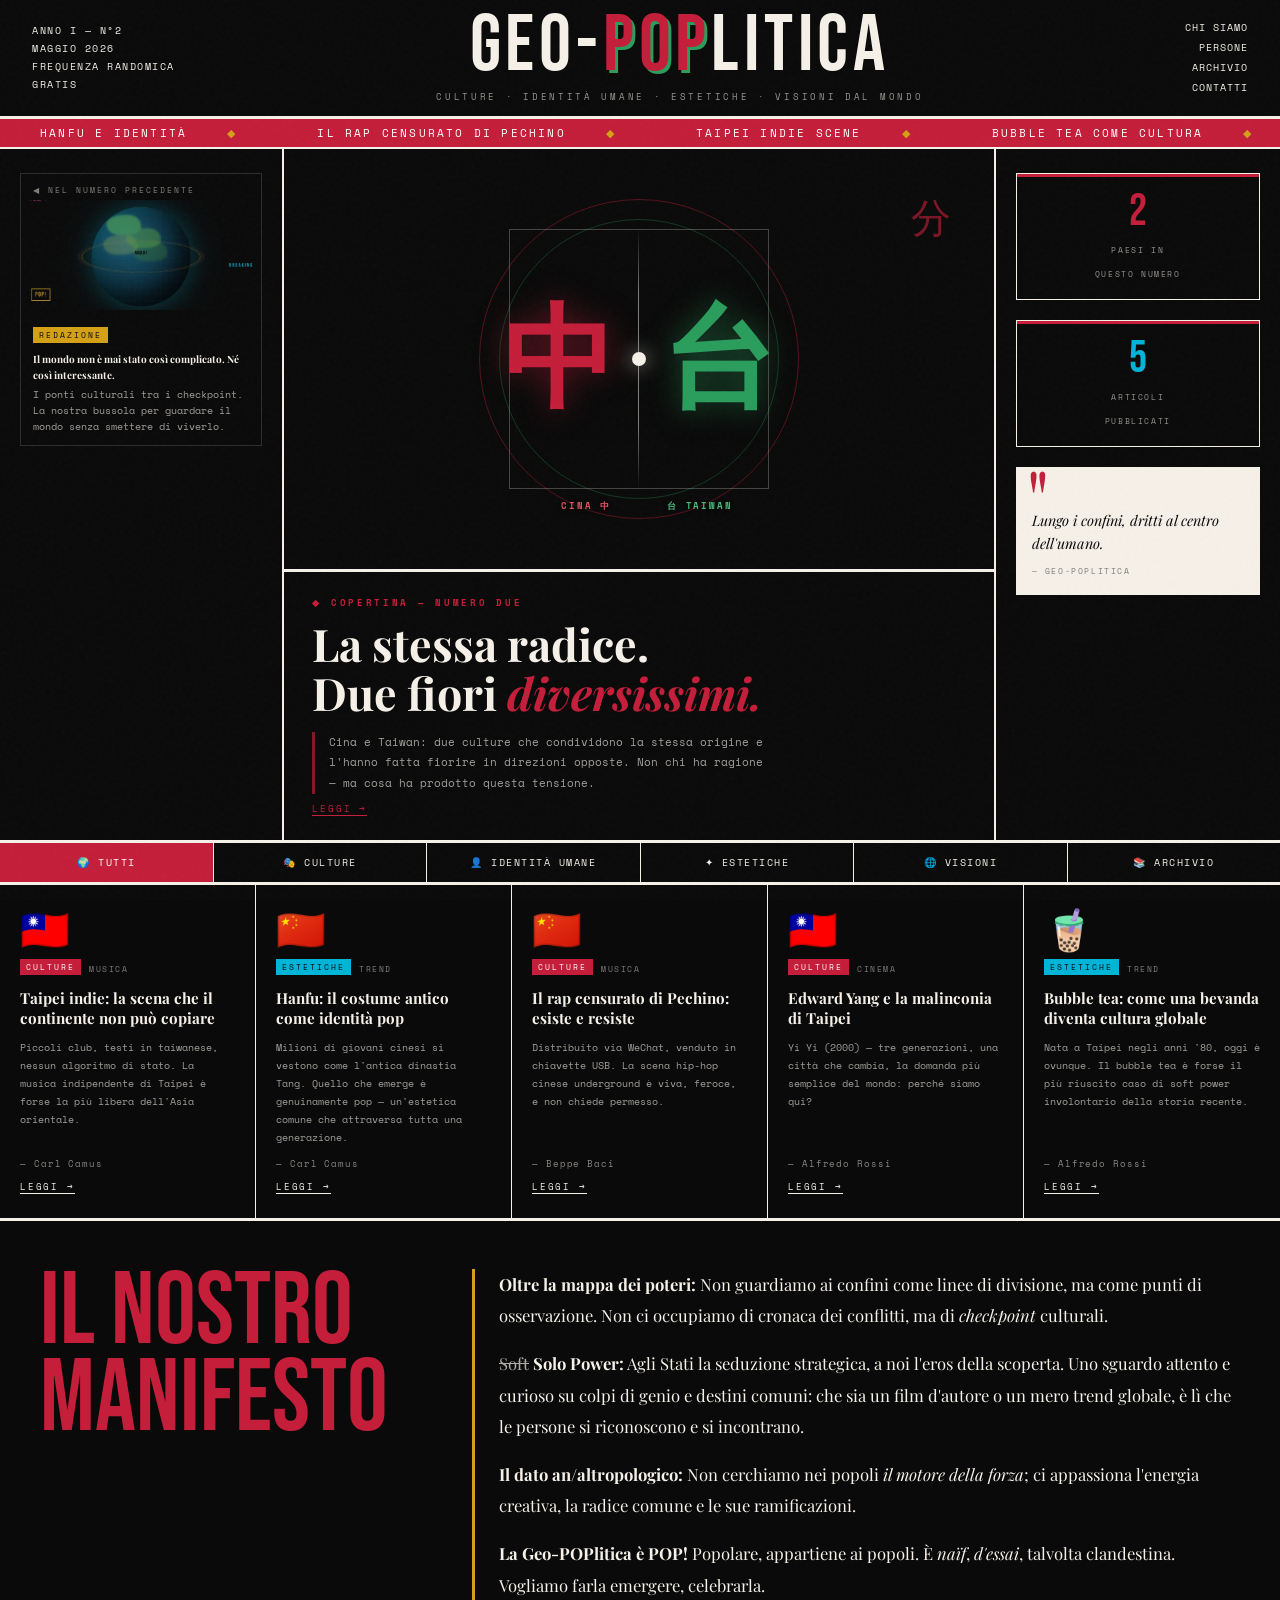
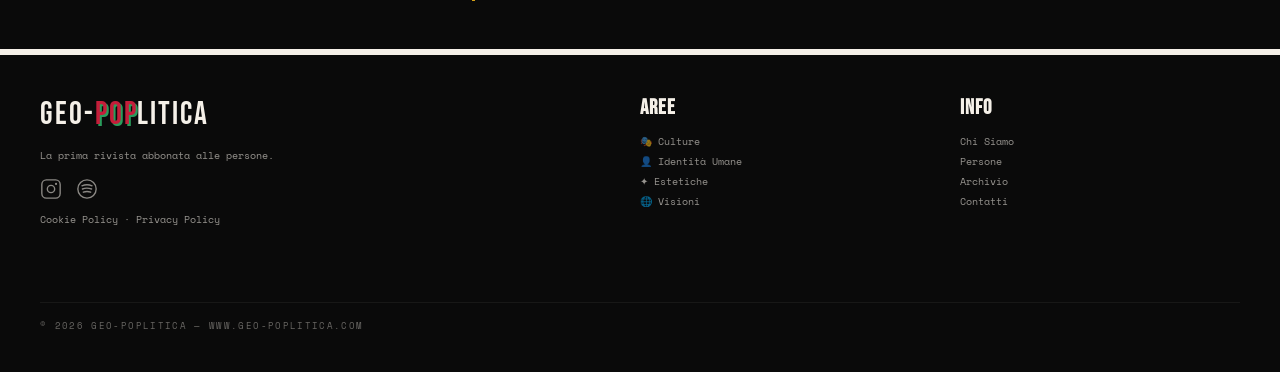
<file: index.html>
<!DOCTYPE html>
<html lang="it">
<head>
<meta charset="UTF-8">
<meta name="viewport" content="width=device-width, initial-scale=1.0">
<title>Geo-POPlitica</title>
<meta name="description" content="I ponti culturali tra i check point.">
<link rel="stylesheet" href="css/stile.css">
<!-- IUBENDA: incolla qui lo script da iubenda.com -->
<!-- <script type="text/javascript" src="//cdn.iubenda.com/cs/iubenda_cs.js" charset="UTF-8" async></script> -->
</head>
<body>

<header class="masthead">
  <div class="issue-info" id="numero-info">Anno I — N° 1<br>Aprile 2026<br>Frequenza Randomica<br>Gratis</div>
  <div class="logo" onclick="renderHome()">
    <span class="logo-main"><span class="logo-geo">GEO-</span><span class="logo-pop">POP</span><span class="logo-litica">LITICA</span></span>
    <span class="logo-sub">Culture · Identità Umane · Estetiche · Visioni dal Mondo</span>
  </div>
  <nav class="nav-right">
    <a href="#" onclick="renderChiSiamo(); return false;">Chi Siamo</a>
    <a href="#" onclick="renderPersone(); return false;">Persone</a>
    <a href="#" onclick="renderArchivio(); return false;">Archivio</a>
    <a href="#" onclick="renderContatti(); return false;">Contatti</a>
  </nav>
  <button class="nav-hamburger" onclick="toggleMobileMenu()" aria-label="Menu">
    <span></span><span></span><span></span>
  </button>
  <div class="nav-mobile-menu" id="nav-mobile-menu">
    <a href="#" onclick="renderChiSiamo(); closeMobileMenu(); return false;">Chi Siamo</a>
    <a href="#" onclick="renderPersone(); closeMobileMenu(); return false;">Persone</a>
    <a href="#" onclick="renderArchivio(); closeMobileMenu(); return false;">Archivio</a>
    <a href="#" onclick="renderContatti(); closeMobileMenu(); return false;">Contatti</a>
  </div>
</header>

<div class="ticker-wrap"><div class="ticker"></div></div>

<!-- HOME -->
<div id="page-home" class="pagina">
  <main class="hero">
    <aside class="col-left" id="col-left"></aside>

    <section class="col-center">
      <div class="cover-visual" id="cover-visual"></div>
      <!-- id cover-text-wrap per rendere l'editoriale cliccabile -->
      <div class="cover-text" id="cover-text-wrap">
        <div class="cover-kicker" id="cover-kicker"></div>
        <h1 class="cover-headline" id="cover-headline"></h1>
        <p class="cover-desc" id="cover-desc"></p>
        <p class="cover-hint" id="cover-hint">Leggi →</p>
      </div>
    </section>

    <aside class="col-right">
      <div class="stat-block">
        <span class="stat-num" id="stat-paesi">—</span>
        <span class="stat-label">Paesi in<br>questo numero</span>
      </div>
      <div class="stat-block">
        <span class="stat-num" id="stat-articoli" style="color:var(--cyan)">—</span>
        <span class="stat-label">Articoli<br>pubblicati</span>
      </div>
      <div class="pullquote">
        <p>Lungo i confini, dritti al centro dell'umano.</p>
        <cite>— Geo-POPlitica</cite>
      </div>
    </aside>
  </main>

  <nav class="sections-bar">
    <div class="section-tab active" data-cat="Tutti"          onclick="filtraSezione('Tutti',this)">🌍 Tutti</div>
    <div class="section-tab"        data-cat="Culture"        onclick="filtraSezione('Culture',this)">🎭 Culture</div>
    <div class="section-tab"        data-cat="Identità Umane" onclick="filtraSezione('Identità Umane',this)">👤 Identità Umane</div>
    <div class="section-tab"        data-cat="Estetiche"      onclick="filtraSezione('Estetiche',this)">✦ Estetiche</div>
    <div class="section-tab"        data-cat="Visioni"        onclick="filtraSezione('Visioni',this)">🌐 Visioni</div>
    <div class="section-tab"        data-cat="Archivio"       onclick="renderArchivio(); return false;">📚 Archivio</div>
  </nav>

  <section class="card-grid" id="card-grid"></section>

  <!-- Mobile only: pullquote between articles and manifesto -->
  <div class="mobile-pullquote">
    <p>Lungo i confini, dritti al centro dell'umano.</p>
    <cite>— La Redazione</cite>
  </div>

  <section class="manifesto">
    <div class="manifesto-label">Il nostro<br>mani&shy;festo</div>
    <div class="manifesto-text" id="manifesto-text"></div>
  </section>
</div>

<!-- CONTATTI -->
<div id="page-contatti" class="pagina" style="display:none;">
  <div id="contatti-contenuto"></div>
</div>

<!-- CHI SIAMO -->
<div id="page-chisiamo" class="pagina" style="display:none;">
  <div id="chisiamo-contenuto"></div>
</div>

<!-- ARTICOLO -->
<div id="page-articolo" class="pagina" style="display:none;">
  <div class="articolo-wrap" id="articolo-contenuto"></div>
</div>

<!-- ARCHIVIO -->
<div id="page-archivio" class="pagina" style="display:none;">
  <div id="archivio-contenuto"></div>
</div>

<!-- PERSONE -->
<div id="page-team" class="pagina" style="display:none;">
  <div id="team-contenuto"></div>
</div>

<!-- AUTORE -->
<div id="page-autore" class="pagina" style="display:none;">
  <div class="articolo-wrap" id="autore-contenuto"></div>
</div>

<!-- PRIVACY -->
<div id="page-privacy" class="pagina" style="display:none;">
  <div class="policy-wrap">
    <div class="policy-back" onclick="renderHome()">← Torna alla home</div>
    <div class="policy-titolo">Privacy Policy</div>
    <div class="policy-sub">Ultimo aggiornamento: Aprile 2026</div>
    <div class="policy-body">
      <p>Geo-POPlitica rispetta la tua privacy in conformità con il GDPR e la normativa italiana.</p>
      <p><strong>Titolare:</strong> Geo-POPlitica — info@geopoplitica.com</p>
      <p><strong>Dati raccolti:</strong> Dati di navigazione anonimi; email solo se ci contatti volontariamente.</p>
      <p><strong>Diritti:</strong> Accesso, rettifica, cancellazione dati — scrivi a info@geopoplitica.com</p>
      <p style="opacity:0.5;font-size:0.9rem;"><em>Pagina aggiornata con documentazione Iubenda dopo attivazione servizio.</em></p>
      <p style="margin-top:24px;padding-top:16px;border-top:1px solid var(--border)"><strong>Link esterni</strong><br>I contenuti di Geo-POPlitica possono includere link a siti, piattaforme o contenuti di terze parti (YouTube, Spotify, ecc.) forniti a titolo esclusivamente informativo e culturale. Geo-POPlitica non è responsabile dei contenuti raggiungibili tramite tali link né di eventuali modifiche agli stessi.</p>
    </div>
  </div>
</div>

<!-- COOKIE -->
<div id="page-cookie" class="pagina" style="display:none;">
  <div class="policy-wrap">
    <div class="policy-back" onclick="renderHome()">← Torna alla home</div>
    <div class="policy-titolo">Cookie Policy</div>
    <div class="policy-sub">Ultimo aggiornamento: Aprile 2026</div>
    <div class="policy-body">
      <p>Questo sito utilizza cookie tecnici necessari al funzionamento. Nessun cookie di profilazione senza consenso.</p>
      <p><strong>Cookie tecnici:</strong> Necessari per la navigazione, non richiedono consenso.</p>
      <p style="opacity:0.5;font-size:0.9rem;"><em>Il banner cookie Iubenda apparirà al primo accesso dopo attivazione servizio.</em></p>
    </div>
  </div>
</div>

<!-- FOOTER -->
<footer>
  <div>
    <span class="footer-logo" onclick="renderHome()">GEO-<span class="footer-pop">POP</span>LITICA</span>
    <p>La prima rivista abbonata alle persone.</p>
    <div class="footer-social">
      <a href="https://instagram.com/geopoplitica" target="_blank" class="social-icon" aria-label="Instagram">
        <svg viewBox="0 0 24 24" fill="none" stroke="currentColor" stroke-width="1.5" width="22" height="22"><rect x="2" y="2" width="20" height="20" rx="5" ry="5"/><circle cx="12" cy="12" r="4"/><circle cx="17.5" cy="6.5" r="1.2" fill="currentColor" stroke="none"/></svg>
      </a>
      <a href="https://open.spotify.com/user/geopoplitica" target="_blank" class="social-icon" aria-label="Spotify">
        <svg viewBox="0 0 24 24" fill="none" stroke="currentColor" stroke-width="1.5" width="22" height="22"><circle cx="12" cy="12" r="10"/><path d="M8 15.5c2.5-1 5.5-1 8 0" stroke-linecap="round"/><path d="M7 12c3-1.2 6.5-1.2 10 0" stroke-linecap="round"/><path d="M6.5 8.5c3.5-1.5 7.5-1.5 11 0" stroke-linecap="round"/></svg>
      </a>
    </div>
    <p style="margin-top:10px;">
      <a href="#" onclick="mostraPagina('page-cookie'); applicaTema('chiaro'); return false;">Cookie Policy</a> ·
      <a href="#" onclick="mostraPagina('page-privacy'); applicaTema('chiaro'); return false;">Privacy Policy</a>
    </p>
  </div>
  <div>
    <h4>Aree</h4>
    <ul>
      <li><a href="#" onclick="renderArchivio('Culture');        return false;">🎭 Culture</a></li>
      <li><a href="#" onclick="renderArchivio('Identità Umane'); return false;">👤 Identità Umane</a></li>
      <li><a href="#" onclick="renderArchivio('Estetiche');      return false;">✦ Estetiche</a></li>
      <li><a href="#" onclick="renderArchivio('Visioni');        return false;">🌐 Visioni</a></li>
    </ul>
  </div>
  <div>
    <h4>Info</h4>
    <ul>
      <li><a href="#" onclick="renderChiSiamo(); return false;">Chi Siamo</a></li>
      <li><a href="#" onclick="renderPersone();  return false;">Persone</a></li>
      <li><a href="#" onclick="renderArchivio(); return false;">Archivio</a></li>
      <li><a href="#" onclick="renderContatti(); return false;">Contatti</a></li>
    </ul>
  </div>
  <div class="copyright" style="grid-column:1/-1;">
    © 2026 Geo-POPlitica — www.geo-poplitica.com
  </div>
</footer>

<script src="js/articoli.js"></script>
<script src="js/app.js"></script>
<script>
  // Manifesto da variabile condivisa
  document.addEventListener('DOMContentLoaded', () => {
    const el = document.getElementById('manifesto-text');
    if (el) el.innerHTML = MANIFESTO_HTML;
  });
</script>
</body>
</html>
</file>
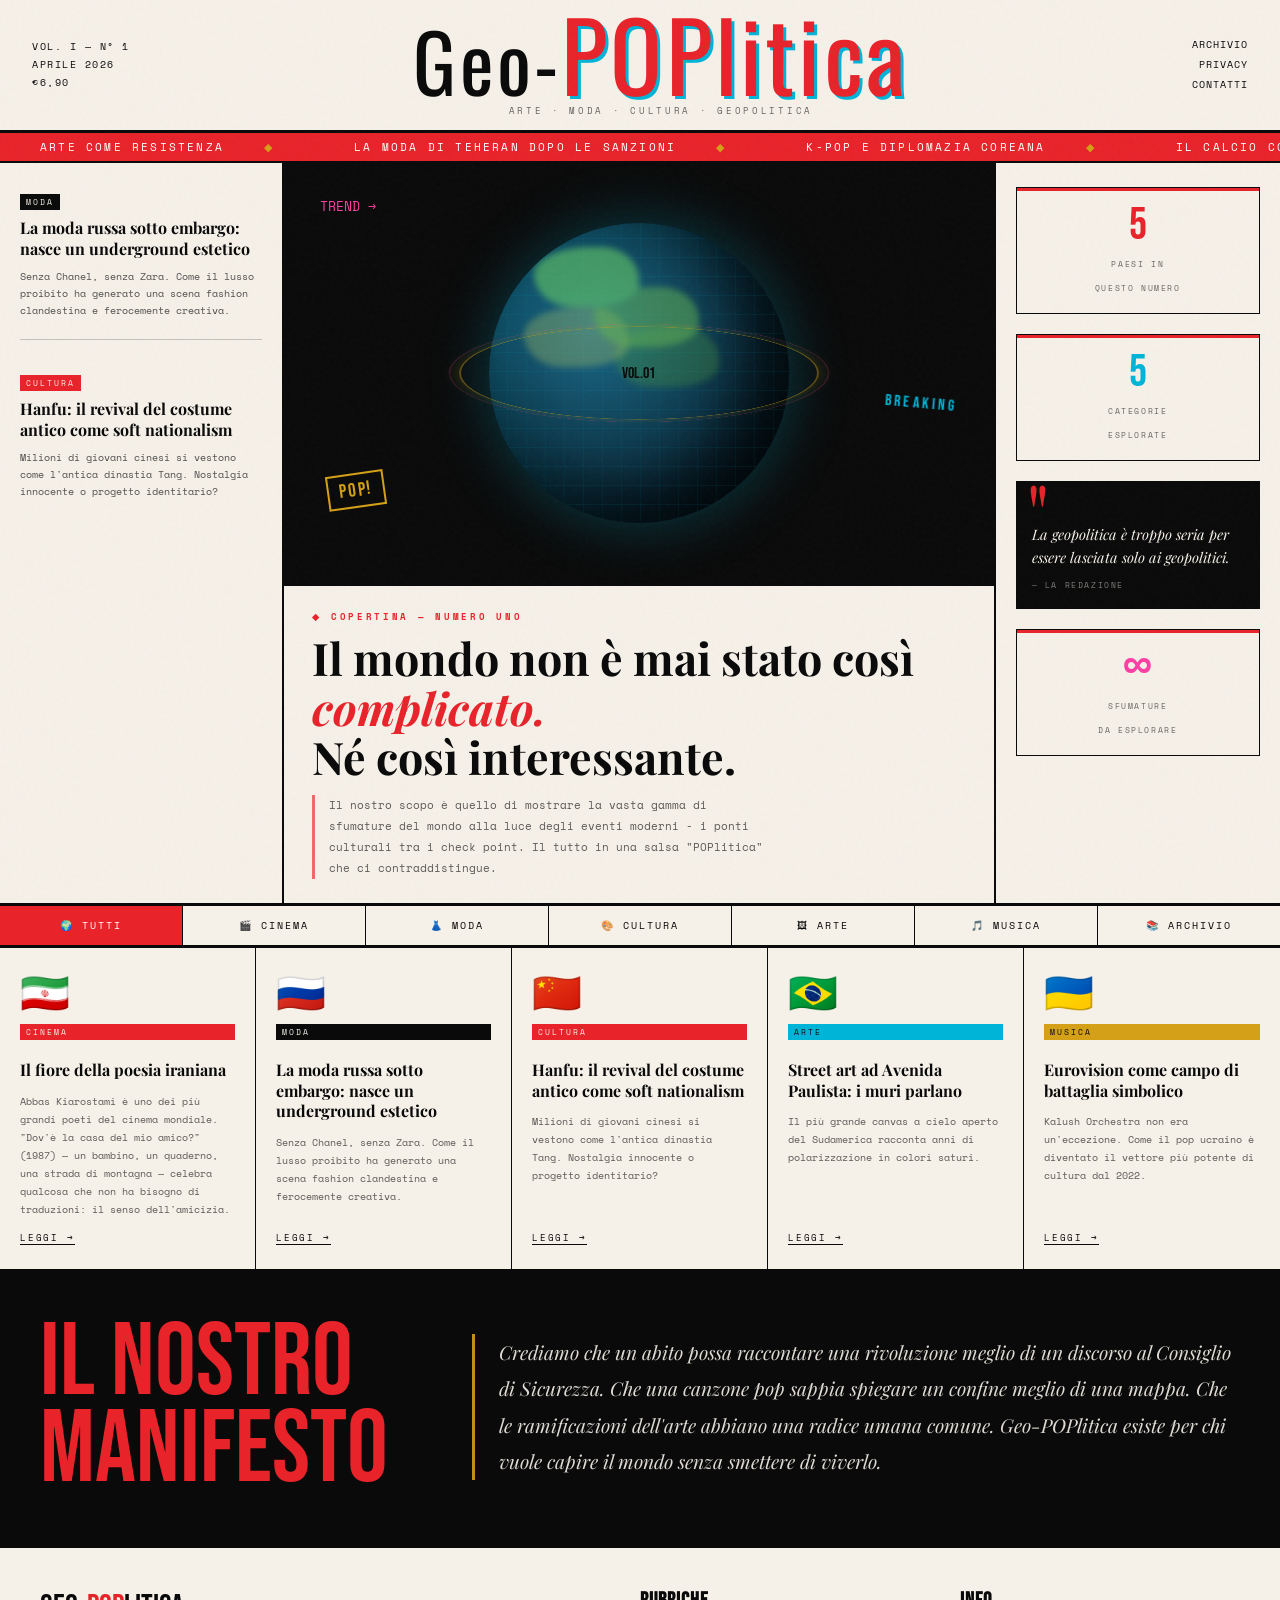
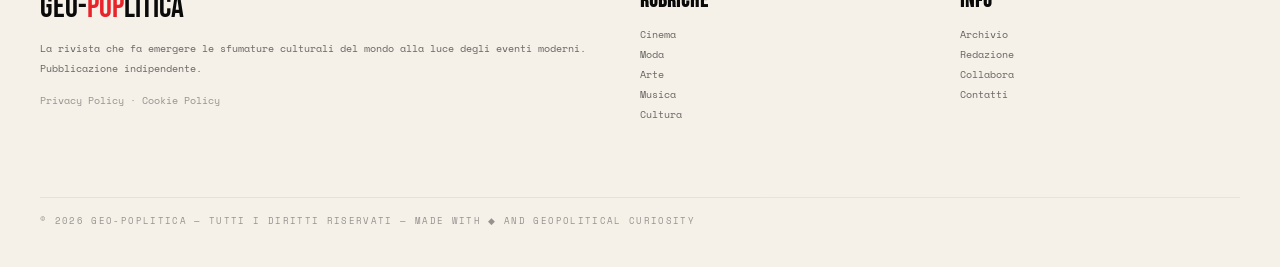
<file: geopoplitica/index.html>
<!DOCTYPE html>
<html lang="it">
<head>
<meta charset="UTF-8">
<meta name="viewport" content="width=device-width, initial-scale=1.0">
<title>Geo-POPlitica</title>
<meta name="description" content="Il nostro scopo è mostrare la vasta gamma di sfumature del mondo alla luce degli eventi moderni - i ponti culturali tra i check point.">
<link rel="stylesheet" href="css/stile.css">

<!-- IUBENDA: incolla qui il tuo script cookie da iubenda.com -->
<!-- <script type="text/javascript" src="//cdn.iubenda.com/cs/iubenda_cs.js" charset="UTF-8" async></script> -->
</head>
<body>

<!-- MASTHEAD -->
<header class="masthead">
  <div class="issue-info" id="numero-info">
    Vol. I — N° 1<br>Aprile 2026<br>€6,90
  </div>
  <div class="logo" onclick="renderHome()">
    <span class="logo-main">
      <span class="logo-geo">Geo-</span><span class="logo-pop">POPlitica</span>
    </span>
    <span class="logo-sub">Arte · Moda · Cultura · Geopolitica</span>
  </div>
  <nav class="nav-right">
    <a href="#" onclick="renderArchivio(); return false;">Archivio</a>
    <a href="#privacy">Privacy</a>
    <a href="mailto:redazione@geo-poplitica.com">Contatti</a>
  </nav>
</header>

<!-- TICKER -->
<div class="ticker-wrap">
  <div class="ticker">
    <span>Arte come resistenza</span>
    <span>La moda di Teheran dopo le sanzioni</span>
    <span>K-Pop e diplomazia coreana</span>
    <span>Il calcio come soft power</span>
    <span>Bollywood tra nazionalismo e globalizzazione</span>
    <span>I ponti culturali tra i check point</span>
    <span>Arte come resistenza</span>
    <span>La moda di Teheran dopo le sanzioni</span>
    <span>K-Pop e diplomazia coreana</span>
    <span>Il calcio come soft power</span>
    <span>Bollywood tra nazionalismo e globalizzazione</span>
    <span>I ponti culturali tra i check point</span>
  </div>
</div>

<!-- ══════════════════════════════════════ -->
<!-- PAGINA: HOME -->
<!-- ══════════════════════════════════════ -->
<div id="page-home" class="pagina">

  <!-- HERO -->
  <main class="hero">
    <!-- LEFT COL -->
    <aside class="col-left" id="col-left">
      <!-- Popolato da JS -->
    </aside>

    <!-- CENTER COL -->
    <section class="col-center">
      <div class="cover-visual">
        <div class="globe-container">
          <div class="globe"></div>
          <div class="globe-ring"></div>
          <div class="globe-ring-2"></div>
        </div>
        <div class="pop-el">POP!</div>
        <div class="pop-el">BREAKING</div>
        <div class="pop-el">TREND →</div>
        <div class="pop-el">Vol.01</div>
      </div>
      <div class="cover-text">
        <div class="cover-kicker">◆ Copertina — Numero Uno</div>
        <h1 class="cover-headline">
          Il mondo non è mai stato così <em>complicato.</em><br>
          Né così interessante.
        </h1>
        <p class="cover-desc">
          Il nostro scopo è quello di mostrare la vasta gamma di sfumature del mondo alla luce degli eventi moderni - i ponti culturali tra i check point. Il tutto in una salsa "POPlitica" che ci contraddistingue.
        </p>
      </div>
    </section>

    <!-- RIGHT COL -->
    <aside class="col-right">
      <div class="stat-block">
        <span class="stat-num">5</span>
        <span class="stat-label">Paesi in<br>questo numero</span>
      </div>
      <div class="stat-block">
        <span class="stat-num" style="color: var(--cyan);">5</span>
        <span class="stat-label">Categorie<br>esplorate</span>
      </div>
      <div class="pullquote">
        <p>La geopolitica è troppo seria per essere lasciata solo ai geopolitici.</p>
        <cite>— La Redazione</cite>
      </div>
      <div class="stat-block">
        <span class="stat-num" style="color: var(--pink);">∞</span>
        <span class="stat-label">Sfumature<br>da esplorare</span>
      </div>
    </aside>
  </main>

  <!-- SECTIONS BAR -->
  <nav class="sections-bar">
    <div class="section-tab active" onclick="filtraSezione('Tutti', this)">🌍 Tutti</div>
    <div class="section-tab" onclick="filtraSezione('Cinema', this)">🎬 Cinema</div>
    <div class="section-tab" onclick="filtraSezione('Moda', this)">👗 Moda</div>
    <div class="section-tab" onclick="filtraSezione('Cultura', this)">🎨 Cultura</div>
    <div class="section-tab" onclick="filtraSezione('Arte', this)">🖼 Arte</div>
    <div class="section-tab" onclick="filtraSezione('Musica', this)">🎵 Musica</div>
    <div class="section-tab" onclick="renderArchivio(); return false;">📚 Archivio</div>
  </nav>

  <!-- CARD GRID -->
  <section class="card-grid" id="card-grid">
    <!-- Popolato da JS -->
  </section>

  <!-- MANIFESTO -->
  <section class="manifesto">
    <div class="manifesto-label">Il nostro<br>mani&shy;festo</div>
    <p class="manifesto-text">
      Crediamo che un abito possa raccontare una rivoluzione meglio di un discorso al Consiglio di Sicurezza. Che una canzone pop sappia spiegare un confine meglio di una mappa. Che le ramificazioni dell'arte abbiano una radice umana comune. Geo-POPlitica esiste per chi vuole capire il mondo senza smettere di viverlo.
    </p>
  </section>

</div><!-- fine page-home -->


<!-- ══════════════════════════════════════ -->
<!-- PAGINA: ARTICOLO -->
<!-- ══════════════════════════════════════ -->
<div id="page-articolo" class="pagina" style="display:none;">
  <div class="articolo-wrap" id="articolo-contenuto">
    <!-- Popolato da JS -->
  </div>
</div>


<!-- ══════════════════════════════════════ -->
<!-- PAGINA: ARCHIVIO -->
<!-- ══════════════════════════════════════ -->
<div id="page-archivio" class="pagina" style="display:none;">
  <div id="archivio-contenuto">
    <!-- Popolato da JS -->
  </div>
</div>


<!-- FOOTER -->
<footer>
  <div>
    <span class="footer-logo" onclick="renderHome()">Geo-<span>POP</span>litica</span>
    <p>La rivista che fa emergere le sfumature culturali del mondo alla luce degli eventi moderni. Pubblicazione indipendente.</p>
    <p style="margin-top:12px; opacity:0.4;" id="privacy">
      <!-- IUBENDA: sostituisci con i link generati da iubenda.com -->
      <a href="#" style="color:inherit;">Privacy Policy</a> ·
      <a href="#" style="color:inherit;">Cookie Policy</a>
    </p>
  </div>
  <div>
    <h4>Rubriche</h4>
    <ul>
      <li><a href="#" onclick="filtraSezione('Cinema', document.querySelector('.section-tab')); return false;">Cinema</a></li>
      <li><a href="#" onclick="filtraSezione('Moda', document.querySelector('.section-tab')); return false;">Moda</a></li>
      <li><a href="#" onclick="filtraSezione('Arte', document.querySelector('.section-tab')); return false;">Arte</a></li>
      <li><a href="#" onclick="filtraSezione('Musica', document.querySelector('.section-tab')); return false;">Musica</a></li>
      <li><a href="#" onclick="filtraSezione('Cultura', document.querySelector('.section-tab')); return false;">Cultura</a></li>
    </ul>
  </div>
  <div>
    <h4>Info</h4>
    <ul>
      <li><a href="#" onclick="renderArchivio(); return false;">Archivio</a></li>
      <li><a href="mailto:redazione@geo-poplitica.com">Redazione</a></li>
      <li><a href="mailto:redazione@geo-poplitica.com">Collabora</a></li>
      <li><a href="mailto:redazione@geo-poplitica.com">Contatti</a></li>
    </ul>
  </div>
  <div class="copyright" style="grid-column: 1/-1;">
    © 2026 Geo-POPlitica — Tutti i diritti riservati — Made with ◆ and geopolitical curiosity
  </div>
</footer>

<script src="js/articoli.js"></script>
<script src="js/app.js"></script>
</body>
</html>
</file>
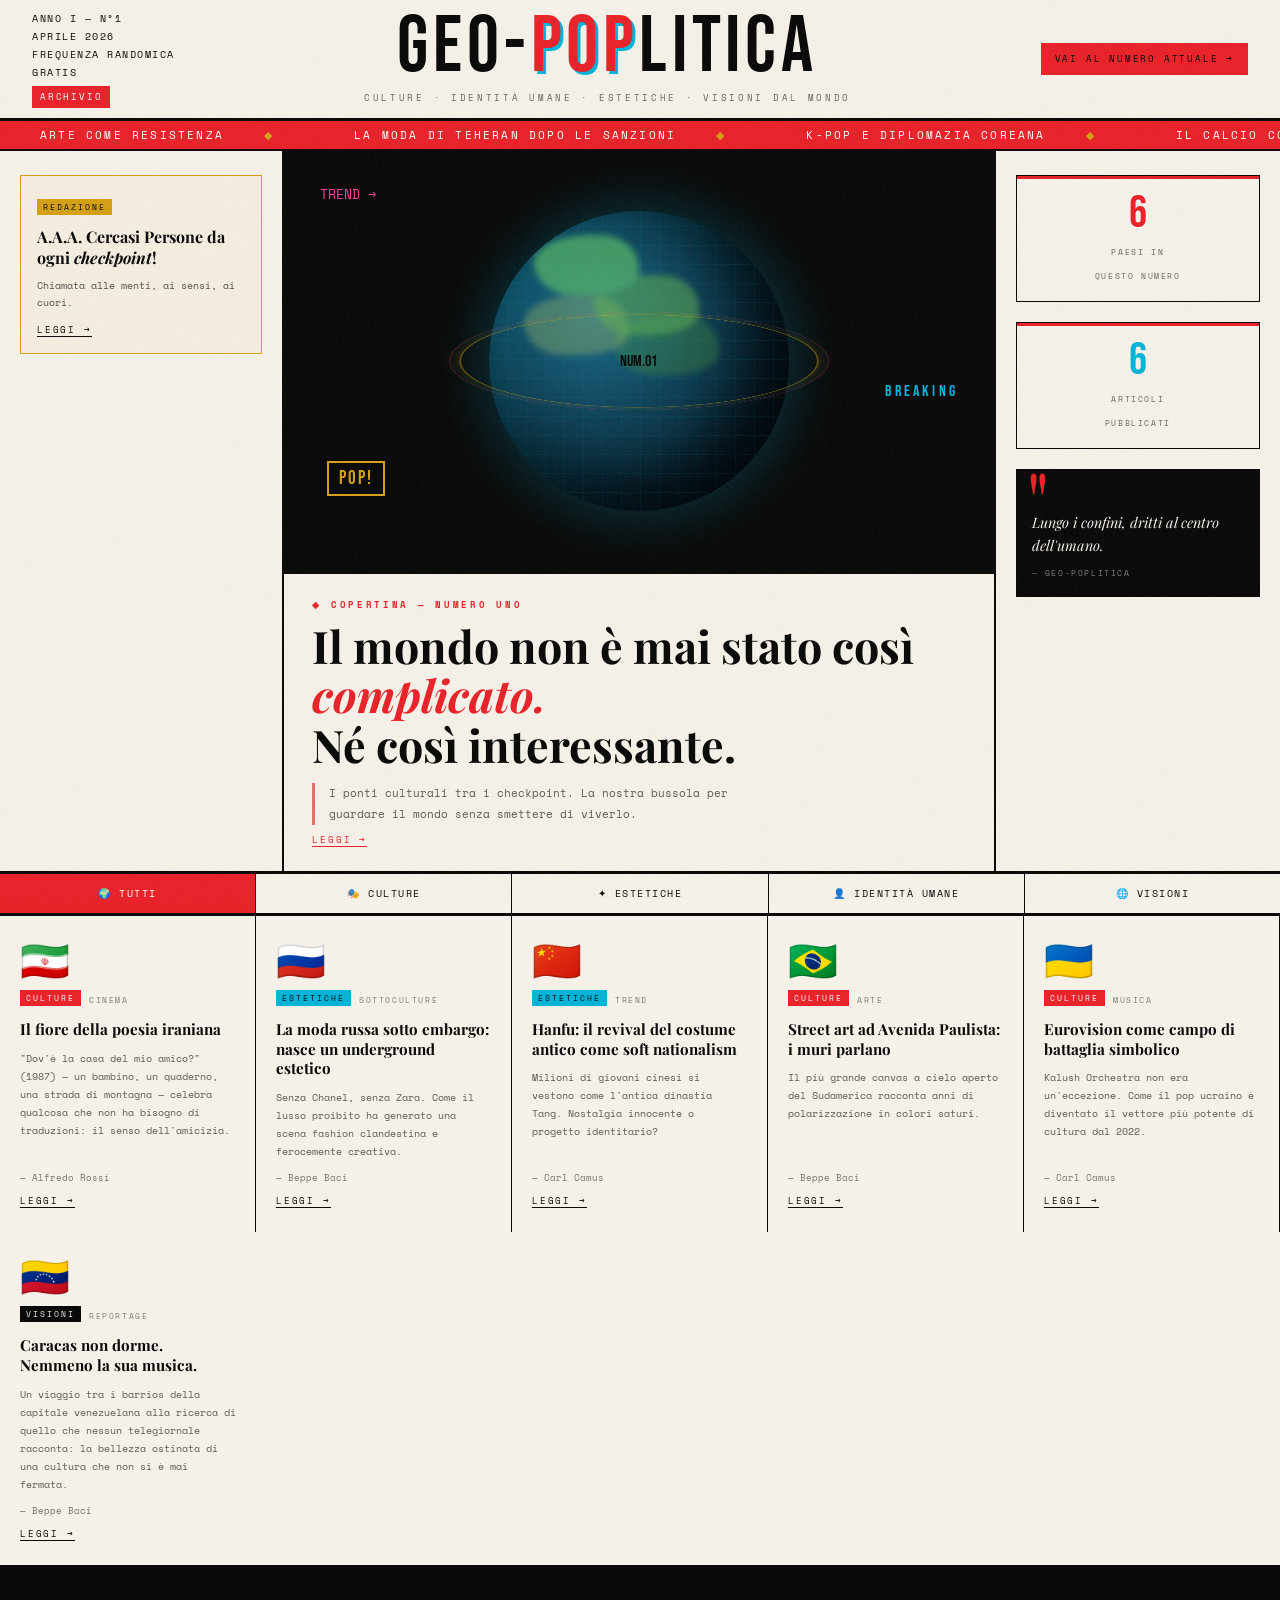
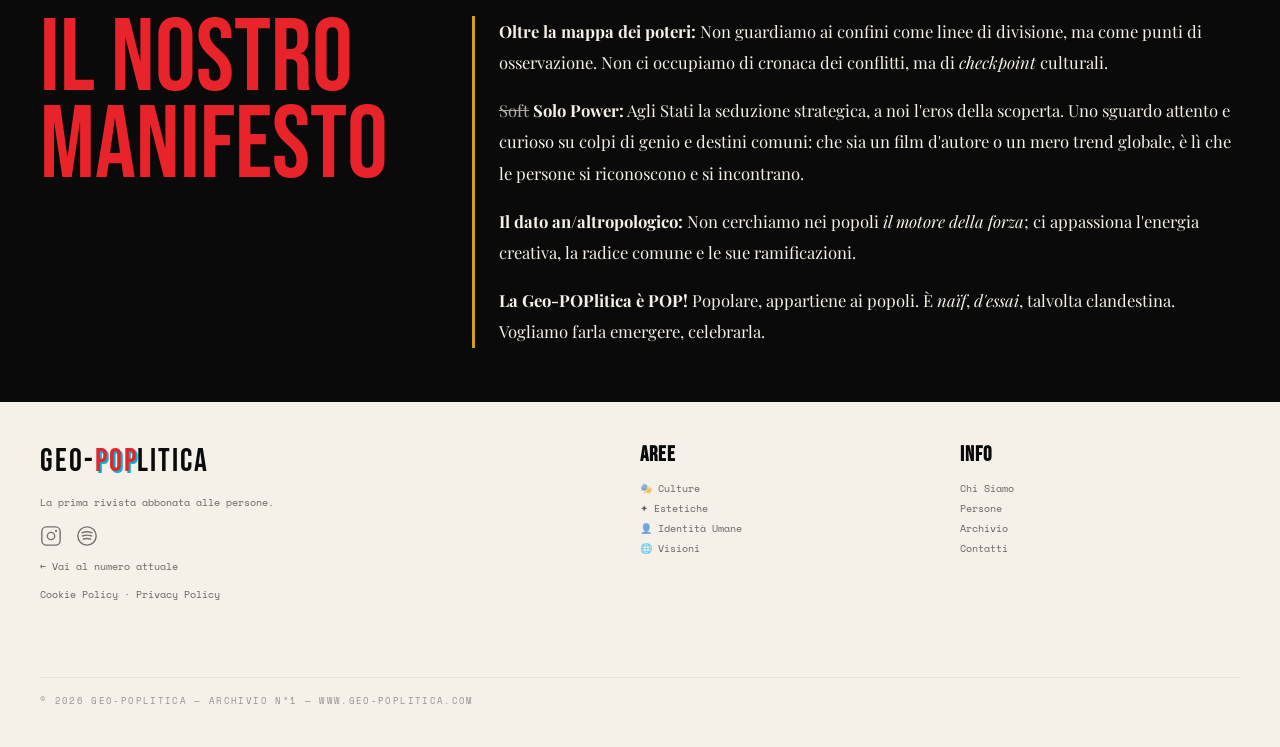
<file: archivio/numero-1/index.html>
<!DOCTYPE html>
<html lang="it">
<head>
<meta charset="UTF-8">
<meta name="viewport" content="width=device-width, initial-scale=1.0">
<title>Geo-POPlitica — N°1 Aprile 2026</title>
<link href="https://fonts.googleapis.com/css2?family=Bebas+Neue&family=Oswald:wght@700&family=Playfair+Display:ital,wght@0,400;0,700;1,400;1,700&family=Space+Mono:ital@0;1&display=swap" rel="stylesheet">
<style>
:root{--bg:#f5f0e8;--ink:#0a0a0a;--accent:#e8232a;--gold:#d4a017;--cyan:#00b4d8;--pink:#ff3fa4;--cream:#f5f0e8;--border:rgba(10,10,10,0.15)}
*,*::before,*::after{box-sizing:border-box;margin:0;padding:0}
body{background:var(--bg);color:var(--ink);font-family:'Space Mono',monospace;overflow-x:hidden;cursor:crosshair}
body::before{content:'';position:fixed;inset:0;background-image:url("data:image/svg+xml,%3Csvg viewBox='0 0 256 256' xmlns='http://www.w3.org/2000/svg'%3E%3Cfilter id='noise'%3E%3CfeTurbulence type='fractalNoise' baseFrequency='0.9' numOctaves='4' stitchTiles='stitch'/%3E%3C/filter%3E%3Crect width='100%25' height='100%25' filter='url(%23noise)' opacity='0.04'/%3E%3C/svg%3E");pointer-events:none;z-index:999;opacity:0.6}

.masthead{border-bottom:3px solid var(--ink);padding:10px 32px;display:flex;justify-content:space-between;align-items:center;background:var(--bg);position:sticky;top:0;z-index:100}
.issue-info{font-size:10px;letter-spacing:0.15em;text-transform:uppercase;line-height:1.8}
.freq-label{display:inline}
.freq-label br{display:none}.archive-badge{display:inline-block;background:var(--accent);color:white;font-size:9px;letter-spacing:0.2em;text-transform:uppercase;padding:3px 8px;margin-top:4px}
.logo{text-align:center;flex:1;cursor:pointer}
.logo-main{font-family:'Bebas Neue',sans-serif;font-size:clamp(2.5rem,7vw,5rem);letter-spacing:0.06em;line-height:0.9;display:block}
.logo-geo{color:var(--ink)}
.logo-litica{color:var(--ink)}
.logo-pop{color:var(--accent);position:relative;display:inline-block}
.logo-pop::after{content:'POP';font-family:'Bebas Neue',sans-serif;position:absolute;left:3px;top:3px;color:var(--cyan);z-index:-1;letter-spacing:0.06em}
.logo-sub{font-size:9px;letter-spacing:0.3em;text-transform:uppercase;color:var(--ink);opacity:0.6}
.nav-right{font-size:10px;letter-spacing:0.1em;text-transform:uppercase;text-align:right;line-height:2.2}
.nav-right a{display:block;color:var(--ink);text-decoration:none;transition:color 0.2s}
.nav-right a:hover{color:var(--accent)}

/* 3B FIX: bottone visibile rosso con testo sempre bianco */
.btn-numero-attuale{display:inline-block;background:var(--accent);color:white;font-size:9px;letter-spacing:0.2em;text-transform:uppercase;padding:6px 14px;text-decoration:none;transition:background 0.2s;border:none}
.btn-numero-attuale:hover{background:#b01020;color:white}

.ticker-wrap{background:var(--accent);color:white;overflow:hidden;padding:6px 0;border-bottom:2px solid var(--ink)}
.ticker{display:flex;white-space:nowrap;animation:ticker 30s linear infinite;font-size:11px;letter-spacing:0.2em;text-transform:uppercase}
.ticker span{padding:0 40px}
.ticker span::after{content:'◆';margin-left:40px;color:var(--gold)}
@keyframes ticker{0%{transform:translateX(0)}100%{transform:translateX(-50%)}}

.tag{font-size:8px;letter-spacing:0.25em;text-transform:uppercase;background:var(--ink);color:var(--cream);padding:2px 6px;display:inline-block;margin-bottom:4px}
.tag.red{background:var(--accent);color:white}
.tag.gold{background:var(--gold);color:#0a0a0a}
.tag.cyan{background:var(--cyan);color:#0a0a0a}
.tag-sub{font-size:8px;letter-spacing:0.2em;text-transform:uppercase;opacity:0.5}

#page-home{display:block}
#page-articolo{display:none}

.hero{display:grid;grid-template-columns:1fr 2.5fr 1fr;border-bottom:3px solid var(--ink);min-height:70vh}
.col-left{border-right:2px solid var(--ink);padding:24px 20px;display:flex;flex-direction:column;gap:20px}
.cercasi-box{border:1px solid var(--gold);padding:16px;cursor:pointer;background:rgba(212,160,23,0.04);transition:background 0.2s}
.cercasi-box:hover{background:rgba(212,160,23,0.10)}
.cercasi-box h3{font-family:'Playfair Display',serif;font-size:1rem;line-height:1.3;margin:8px 0;font-weight:700}
.cercasi-box p{font-size:10px;line-height:1.7;opacity:0.7}
.col-center{border-right:2px solid var(--ink);display:flex;flex-direction:column;overflow:hidden}

/* Cover text cliccabile */
.cover-text{padding:24px 28px;background:var(--bg);border-top:3px solid var(--ink);cursor:pointer;transition:background 0.2s}
.cover-text:hover{background:#ede8df}
.cover-visual{flex:1;position:relative;background:#0a0a0a;display:flex;align-items:center;justify-content:center;min-height:420px;overflow:hidden}

.globe-container{position:relative;width:300px;height:300px}
.globe{width:300px;height:300px;border-radius:50%;background:radial-gradient(circle at 35% 35%,#1a6b8a,#0a2a3a 60%,#000810);position:relative;box-shadow:inset -30px -20px 60px rgba(0,0,0,0.8),inset 15px 10px 40px rgba(0,180,216,0.15),0 0 60px rgba(0,180,216,0.3);overflow:hidden;animation:globeRotate 20s linear infinite}
@keyframes globeRotate{0%,100%{box-shadow:inset -30px -20px 60px rgba(0,0,0,0.8),inset 15px 10px 40px rgba(0,180,216,0.15),0 0 60px rgba(0,180,216,0.3)}50%{box-shadow:inset -20px -30px 60px rgba(0,0,0,0.8),inset 25px 5px 40px rgba(0,180,216,0.2),0 0 80px rgba(0,180,216,0.4)}}
.globe::before{content:'';position:absolute;inset:0;background:repeating-linear-gradient(0deg,transparent,transparent 18px,rgba(0,180,216,0.08) 18px,rgba(0,180,216,0.08) 19px),repeating-linear-gradient(90deg,transparent,transparent 18px,rgba(0,180,216,0.06) 18px,rgba(0,180,216,0.06) 19px);border-radius:50%}
.globe::after{content:'';position:absolute;top:8%;left:15%;width:35%;height:20%;background:rgba(100,200,100,0.6);border-radius:60% 40% 50% 40%/50% 60% 40% 60%;filter:blur(3px);box-shadow:60px 40px 0 rgba(100,180,80,0.5),-10px 60px 0 rgba(150,180,100,0.4),80px 80px 0 rgba(80,160,60,0.3)}
.globe-ring{position:absolute;top:50%;left:50%;transform:translate(-50%,-50%) rotateX(75deg);width:360px;height:360px;border-radius:50%;border:2px solid rgba(212,160,23,0.4);box-shadow:0 0 20px rgba(212,160,23,0.2)}
.globe-ring-2{position:absolute;top:50%;left:50%;transform:translate(-50%,-50%) rotateX(75deg) rotateZ(30deg);width:380px;height:380px;border-radius:50%;border:1px solid rgba(255,63,164,0.3)}
.pop-el{position:absolute;font-family:'Bebas Neue',sans-serif;animation:float 6s ease-in-out infinite}
.pop-el:nth-child(1){top:12%;right:8%;font-size:3.5rem;color:var(--accent);opacity:0.9}
.pop-el:nth-child(2){bottom:18%;left:6%;font-size:1.2rem;color:var(--gold);border:2px solid var(--gold);padding:4px 10px;animation-delay:-2s;letter-spacing:0.1em}
.pop-el:nth-child(3){top:55%;right:5%;font-size:1rem;color:#00b4d8;animation-delay:-4s;letter-spacing:0.2em}
.pop-el:nth-child(4){top:8%;left:5%;font-size:0.8rem;color:#ff3fa4;font-family:'Space Mono',monospace;animation-delay:-1s}
@keyframes float{0%,100%{transform:translateY(0)}50%{transform:translateY(-12px)}}

.cover-kicker{font-size:9px;letter-spacing:0.3em;text-transform:uppercase;color:var(--accent);margin-bottom:10px;font-weight:bold}
.cover-headline{font-family:'Playfair Display',serif;font-size:clamp(1.6rem,3.5vw,2.8rem);line-height:1.1;font-weight:700;margin-bottom:14px}
.cover-headline em{font-style:italic;color:var(--accent)}
.cover-desc{font-size:11px;line-height:1.9;opacity:0.65;max-width:460px;border-left:3px solid var(--accent);padding-left:14px}
.cover-hint{font-size:9px;letter-spacing:0.2em;text-transform:uppercase;color:var(--accent);border-bottom:1px solid var(--accent);width:fit-content;margin-top:8px;display:block;cursor:pointer}

.col-right{padding:24px 20px;display:flex;flex-direction:column;gap:20px}
.stat-block{text-align:center;border:1px solid var(--ink);padding:16px 10px;position:relative}
.stat-block::before{content:'';position:absolute;top:0;left:0;right:0;height:3px;background:var(--accent)}
.stat-num{font-family:'Bebas Neue',sans-serif;font-size:2.8rem;color:var(--accent);line-height:1;display:block}
.stat-label{font-size:8px;letter-spacing:0.2em;text-transform:uppercase;opacity:0.6;margin-top:4px;line-height:1.5}
.pullquote{background:var(--ink);color:var(--cream);padding:18px 16px;position:relative}
.pullquote::before{content:'"';font-family:'Playfair Display',serif;font-size:5rem;color:var(--accent);position:absolute;top:-10px;left:10px;line-height:1}
.pullquote p{font-family:'Playfair Display',serif;font-style:italic;font-size:0.9rem;line-height:1.6;padding-top:24px}
.pullquote cite{display:block;font-size:8px;letter-spacing:0.2em;text-transform:uppercase;opacity:0.5;margin-top:10px;font-style:normal}

.sections-bar{display:flex;border-bottom:3px solid var(--ink);overflow-x:auto}
.section-tab{flex:1;min-width:100px;padding:12px 16px;text-align:center;font-size:10px;letter-spacing:0.15em;text-transform:uppercase;border-right:1px solid var(--ink);cursor:pointer;transition:background 0.2s,color 0.2s;color:var(--ink)}
.section-tab:last-child{border-right:none}
.section-tab:hover{background:var(--ink);color:var(--cream)}
.section-tab.active{background:var(--accent);color:white}

.card-grid{display:grid;grid-template-columns:repeat(5,1fr);border-bottom:3px solid var(--ink)}
.card{border-right:1px solid var(--ink);padding:24px 20px;display:flex;flex-direction:column;gap:10px;cursor:pointer;overflow:hidden;transition:background 0.3s,color 0.3s;color:var(--ink)}
.card:hover{background:var(--ink);color:var(--cream)}
.card:last-child{border-right:none}
.card-icon{font-size:2.5rem;line-height:1}
.card-tags{display:flex;align-items:center;gap:8px;flex-wrap:wrap}
.card h3{font-family:'Playfair Display',serif;font-size:0.95rem;line-height:1.3;font-weight:700}
.card p{font-size:10px;line-height:1.8;opacity:0.65;flex:1}
.card-link{font-size:9px;letter-spacing:0.2em;text-transform:uppercase;color:inherit;border-bottom:1px solid currentColor;width:fit-content}
.card-autore{font-size:9px;opacity:0.55;color:inherit}

/* Empty state */
.empty-state{padding:32px 24px;text-align:center;border:1px dashed var(--border);color:var(--ink);opacity:0.5;font-size:11px;letter-spacing:0.2em;text-transform:uppercase;grid-column:1/-1}

/* MANIFESTO — solo strong è bold */
.manifesto{padding:48px 40px;display:grid;grid-template-columns:1fr 2fr;gap:48px;align-items:start;border-bottom:3px solid var(--ink);background:#0a0a0a;color:#f5f0e8}
.manifesto-label{font-family:'Bebas Neue',sans-serif;font-size:clamp(3rem,8vw,7rem);line-height:0.85;color:var(--accent)}
.manifesto-text{font-family:'Playfair Display',serif;font-size:clamp(0.9rem,1.3vw,1.1rem);line-height:1.9;border-left:3px solid var(--gold);padding-left:24px;color:#f5f0e8;font-weight:400 !important;font-style:normal !important}
.manifesto-text *{font-weight:400 !important;font-style:normal !important}
.manifesto-text strong{font-weight:700 !important;font-style:normal !important}
.manifesto-text em{font-style:italic !important;font-weight:400 !important}
.manifesto-text s{text-decoration:line-through;opacity:0.7}
.manifesto-text p{margin-bottom:16px}
.manifesto-text p:last-child{margin-bottom:0}

.articolo-wrap{max-width:780px;margin:0 auto;padding:48px 40px}
.articolo-back{font-size:10px;letter-spacing:0.2em;text-transform:uppercase;color:var(--accent);cursor:pointer;display:inline-flex;align-items:center;gap:8px;margin-bottom:24px;border-bottom:1px solid var(--accent);padding-bottom:4px}
.articolo-back:hover{opacity:0.7}
.articolo-meta{display:flex;align-items:center;gap:10px;flex-wrap:wrap;margin-bottom:16px}
.articolo-paese-label{font-size:10px;letter-spacing:0.15em;text-transform:uppercase;opacity:0.5}
.articolo-titolo{font-family:'Playfair Display',serif;font-size:clamp(1.8rem,4vw,3rem);line-height:1.15;font-weight:700;margin-bottom:24px}
.articolo-titolo em{font-style:italic;color:var(--accent)}
.articolo-titolo i{font-style:italic}
.articolo-divider{border:none;border-top:3px solid var(--ink);margin-bottom:32px}
.articolo-body{font-family:'Playfair Display',serif;font-size:1.1rem;line-height:1.9}
.articolo-body p{margin-bottom:20px}
.articolo-body em{font-style:italic}
.em-rosso{font-style:italic;color:var(--accent)}
.articolo-body strong{font-weight:700}
.firma-label{font-size:9px;letter-spacing:0.2em;text-transform:uppercase;opacity:0.5}
.btn-link{display:inline-block;background:var(--accent);color:white;padding:12px 24px;font-family:'Space Mono',monospace;font-size:11px;letter-spacing:0.15em;text-transform:uppercase;text-decoration:none;margin-top:8px;transition:background 0.2s}
.btn-link:hover{background:var(--ink)}

footer{display:grid;grid-template-columns:2fr 1fr 1fr;gap:40px;padding:40px;border-top:3px solid var(--ink);background:var(--bg)}
footer h4{font-family:'Bebas Neue',sans-serif;font-size:1.3rem;margin-bottom:12px;letter-spacing:0.05em}
footer p,footer li{font-size:10px;line-height:2;opacity:0.6;list-style:none}
footer a{color:inherit;text-decoration:none}
footer a:hover{color:var(--accent)}
.footer-logo{font-family:'Bebas Neue',sans-serif;font-size:2rem;margin-bottom:12px;display:block;cursor:pointer;letter-spacing:0.06em;color:var(--ink)}
.footer-pop{color:var(--accent);display:inline-block;text-shadow:2px 2px 0 var(--cyan)}
.footer-social-icon{color:#0a0a0a;opacity:0.55;display:flex;align-items:center;text-decoration:none;transition:color 0.2s,opacity 0.2s}
.footer-social-icon:hover{color:var(--accent);opacity:1}
/* mobile-pullquote: hidden on desktop */
.mobile-pullquote{display:none}
.copyright{border-top:1px solid var(--border);margin-top:32px;padding-top:16px;font-size:9px;letter-spacing:0.15em;opacity:0.4;text-transform:uppercase}

/* ── HAMBURGER (mobile) ── */
.nav-hamburger{display:none;flex-direction:column;gap:4px;cursor:pointer;padding:4px;background:none;border:none}
.nav-hamburger span{display:block;width:20px;height:2px;background:var(--ink)}
.nav-mobile-menu{display:none;position:absolute;top:100%;right:0;background:var(--bg);border:2px solid var(--ink);border-top:none;z-index:200;min-width:180px}
.nav-mobile-menu a{display:block;padding:10px 16px;font-size:10px;letter-spacing:0.15em;text-transform:uppercase;color:var(--ink);text-decoration:none;border-bottom:1px solid rgba(0,0,0,0.1)}
.nav-mobile-menu a:last-child{border-bottom:none}
.nav-mobile-menu a:hover{color:var(--accent)}
.nav-mobile-menu.open{display:block}
.masthead{position:relative}

@keyframes slideIn{from{opacity:0;transform:translateY(20px)}to{opacity:1;transform:translateY(0)}}
.page-enter{animation:slideIn 0.4s ease both}

@media(max-width:900px){
  .masthead{padding:8px 16px}
  .issue-info{font-size:8px;line-height:1.6}
  .logo-sub{font-size:7px;letter-spacing:0.2em}
  .nav-right{display:none}
  .nav-hamburger{display:flex}
  .freq-label{display:block}
  .freq-label br{display:block}
  .hero{display:flex;flex-direction:column;min-height:auto}
  .col-center{order:1;border-right:none}
  .col-center .cover-text{border-bottom:2px solid var(--ink)}
  .col-left{order:2;display:block;border-right:none;border-bottom:2px solid var(--ink);padding:0;gap:0}
  .col-right{order:3;display:flex;flex-direction:row;flex-wrap:wrap;border-top:1px solid rgba(0,0,0,0.1);padding:0;gap:0;border-bottom:2px solid var(--ink)}
  .col-right .stat-block{flex:1 0 40%;border:none;border-right:1px solid rgba(0,0,0,0.1);padding:10px 8px}
  .col-right .stat-block:last-of-type{border-right:none}
  .col-right .stat-num{font-size:2rem}
  .col-right .stat-label{font-size:7px}
  .col-right .pullquote{display:none}
  /* 4: mobile pullquote between cards and manifesto */
  .mobile-pullquote{
    display:block;
    background:#0a0a0a;
    color:#f5f0e8;
    padding:20px 20px 16px;
    position:relative;
    border-bottom:3px solid var(--ink)
  }
  .mobile-pullquote::before{content:'"';font-family:'Playfair Display',serif;font-size:4rem;color:var(--accent);position:absolute;top:-8px;left:12px;line-height:1}
  .mobile-pullquote p{font-family:'Playfair Display',serif;font-style:italic;font-size:0.95rem;line-height:1.6;padding-top:20px;color:#f5f0e8}
  .mobile-pullquote cite{display:block;font-size:8px;letter-spacing:0.2em;text-transform:uppercase;opacity:0.45;margin-top:8px;font-style:normal;color:#f5f0e8}
  .cover-hint{margin-top:6px}
  .cercasi-box{margin:12px;width:calc(100% - 24px)}
  .sections-bar{overflow-x:auto;-webkit-overflow-scrolling:touch;scrollbar-width:none}
  .sections-bar::-webkit-scrollbar{display:none}
  .section-tab{flex:0 0 auto;padding:10px 12px;font-size:9px}
  .card-grid{grid-template-columns:repeat(2,1fr);border-bottom:3px solid var(--ink)}
  .card{padding:12px;gap:8px;min-height:160px;border-bottom:1px solid rgba(0,0,0,0.1);border-right:1px solid rgba(0,0,0,0.1)}
  .card:nth-child(even){border-right:none}
  .card:last-child{border-bottom:none}
  .card:nth-last-child(2):nth-child(odd){border-bottom:none}
  .card h3{font-size:0.85rem}
  .card p{font-size:9px}
  footer{grid-template-columns:1fr 1fr;padding:24px 16px;gap:16px}
  footer>div:first-child{grid-column:1/-1}
  footer>div:last-child{grid-column:1/-1}
  .manifesto{grid-template-columns:1fr;padding:28px 20px;gap:16px}
  .manifesto-label{font-size:3rem;margin-bottom:0}
  .manifesto-text{font-size:0.8rem}
  .articolo-wrap{padding:24px 16px}
}
/* ── REPORTAGE ── */
.art-occhiello{font-family:'Playfair Display',serif;font-size:1.05rem;line-height:1.7;font-style:italic;opacity:0.65;margin-bottom:28px;border-left:3px solid var(--accent);padding-left:16px}
.r-section-title{font-family:'Space Mono',monospace;font-size:10px;letter-spacing:0.35em;text-transform:uppercase;color:var(--accent);margin:32px 0 14px;border-bottom:1px solid rgba(232,35,42,0.25);padding-bottom:6px;clear:both}
.reportage p{font-family:'Playfair Display',serif;font-size:1.05rem;line-height:1.9;color:var(--ink);margin-bottom:20px}
.r-foto-placeholder{width:100%;display:flex;align-items:center;justify-content:center;font-family:'Space Mono',monospace;font-size:8px;letter-spacing:0.12em;text-transform:uppercase;text-align:center;padding:12px;min-height:180px}
.r-fp-scuro{background:#1a1a1a;color:rgba(245,240,232,0.25)}
.r-fp-caldo{background:#3d2010;color:rgba(245,240,232,0.25)}
.r-fp-cielo{background:#0a2a3d;color:rgba(245,240,232,0.25)}
.r-fp-verde{background:#0a1f0a;color:rgba(245,240,232,0.25)}
.r-fp-grigio{background:#1f1f1f;color:rgba(245,240,232,0.25)}
.r-foto-caption{display:flex;justify-content:space-between;font-family:'Space Mono',monospace;font-size:8px;letter-spacing:0.1em;opacity:0.4;padding:5px 0;border-top:1px solid rgba(0,0,0,0.1);margin-bottom:20px}
.r-foto-dx{display:grid;grid-template-columns:1fr 1fr;gap:28px;align-items:start;margin:24px 0}
.r-foto-sx{display:grid;grid-template-columns:1fr 1fr;gap:28px;align-items:start;margin:24px 0}
.r-testo{font-family:'Playfair Display',serif;font-size:1.05rem;line-height:1.9;color:var(--ink)}
.r-testo p{margin-bottom:16px}
.r-foto-col{}
.r-foto-doppia{display:grid;grid-template-columns:1fr 1fr;gap:16px;margin:24px 0}
.r-foto-feature{margin:32px 0;position:relative;overflow:hidden}
.r-foto-overlay{position:absolute;bottom:0;left:0;right:0;background:linear-gradient(to top,rgba(10,10,10,0.88),transparent);padding:24px 20px 16px}
.r-overlay-title{font-family:'Playfair Display',serif;font-size:1.1rem;font-weight:700;color:#f5f0e8;margin-bottom:5px}
.r-overlay-caption{display:flex;justify-content:space-between;font-family:'Space Mono',monospace;font-size:8px;color:rgba(245,240,232,0.45);letter-spacing:0.1em}
.r-nota-margine{float:right;width:200px;margin:0 0 20px 28px;border-left:3px solid var(--gold);padding-left:12px;clear:right}
.r-nota-label{font-family:'Space Mono',monospace;font-size:8px;letter-spacing:0.2em;text-transform:uppercase;color:var(--gold);display:block;margin-bottom:5px}
.r-nota-margine p{font-family:'Space Mono',monospace !important;font-size:9px !important;line-height:1.7;opacity:0.55;margin-bottom:0 !important}
.r-pullquote{margin:32px 0;padding:24px 28px;background:var(--ink);color:var(--cream);position:relative;clear:both}
.r-pullquote::before{content:'"';font-family:'Playfair Display',serif;font-size:5rem;color:var(--accent);position:absolute;top:-12px;left:14px;line-height:1}
.r-pullquote p{font-family:'Playfair Display',serif !important;font-style:italic;font-size:1.1rem !important;line-height:1.7;padding-top:24px;color:var(--cream) !important;margin-bottom:0 !important}
.r-pullquote cite{display:block;font-family:'Space Mono',monospace;font-size:8px;letter-spacing:0.2em;text-transform:uppercase;opacity:0.4;margin-top:10px;font-style:normal}
@media(max-width:700px){
  .r-foto-dx,.r-foto-sx,.r-foto-doppia{grid-template-columns:1fr}
  .r-nota-margine{float:none;width:100%;margin:0 0 16px 0}
  .r-foto-sx .r-foto-col{order:-1}
}
</style>
</head>
<body>

<header class="masthead">
  <div class="issue-info">
    Anno I — N°1<br>Aprile 2026<br><span class="freq-label">Frequenza <br class="freq-br">Randomica</span><br>Gratis<br>
    <span class="archive-badge">Archivio</span>
  </div>
  <div class="logo" onclick="window.location.href='../../index.html'">
    <span class="logo-main"><span class="logo-geo">GEO-</span><span class="logo-pop">POP</span><span class="logo-litica">LITICA</span></span>
    <span class="logo-sub">Culture · Identità Umane · Estetiche · Visioni dal Mondo</span>
  </div>
  <nav class="nav-right">
    <a href="../../index.html" class="btn-numero-attuale">Vai al numero attuale →</a>
  </nav>
  <button class="nav-hamburger" onclick="this.nextElementSibling.classList.toggle('open')" aria-label="Menu">
    <span></span><span></span><span></span>
  </button>
  <div class="nav-mobile-menu">
    <a href="../../index.html" class="btn-numero-attuale" style="margin:10px 16px;display:inline-block">Vai al numero attuale →</a>
  </div>
</header>

<div class="ticker-wrap">
  <div class="ticker">
    <span>Arte come resistenza</span><span>La moda di Teheran dopo le sanzioni</span><span>K-Pop e diplomazia coreana</span><span>Il calcio come soft power</span><span>I ponti culturali tra i check point</span>
    <span>Arte come resistenza</span><span>La moda di Teheran dopo le sanzioni</span><span>K-Pop e diplomazia coreana</span><span>Il calcio come soft power</span><span>I ponti culturali tra i check point</span>
  </div>
</div>

<div id="page-home" class="pagina">
  <main class="hero">
    <aside class="col-left">
      <div class="cercasi-box" onclick="apriArticolo('cercasi-collaboratori')">
        <span class="tag gold">Redazione</span>
        <h3>A.A.A. Cercasi Persone da ogni <em>checkpoint</em>!</h3>
        <p>Chiamata alle menti, ai sensi, ai cuori.</p>
        <span class="card-link" style="display:block;margin-top:12px">Leggi →</span>
      </div>
    </aside>

    <section class="col-center">
      <div class="cover-visual">
        <div class="globe-container">
          <div class="globe"></div><div class="globe-ring"></div><div class="globe-ring-2"></div>
        </div>
        <div class="pop-el">POP!</div>
        <div class="pop-el">BREAKING</div>
        <div class="pop-el">TREND →</div>
        <div class="pop-el">Num.01</div>
      </div>
      <!-- Cover text cliccabile apre l'editoriale -->
      <div class="cover-text" onclick="apriArticolo('n1-editoriale')">
        <div class="cover-kicker">◆ Copertina — Numero Uno</div>
        <h1 class="cover-headline">Il mondo non è mai stato così <em>complicato.</em><br>Né così interessante.</h1>
        <p class="cover-desc">I ponti culturali tra i checkpoint. La nostra bussola per guardare il mondo senza smettere di viverlo.</p>
        <p class="cover-hint">Leggi →</p>
      </div>
    </section>

    <aside class="col-right">
      <div class="stat-block"><span class="stat-num">6</span><span class="stat-label">Paesi in<br>questo numero</span></div>
      <div class="stat-block"><span class="stat-num" style="color:var(--cyan)">6</span><span class="stat-label">Articoli<br>pubblicati</span></div>
      <div class="pullquote">
        <p>Lungo i confini, dritti al centro dell'umano.</p>
        <cite>— Geo-POPlitica</cite>
      </div>
    </aside>
  </main>

  <nav class="sections-bar">
    <div class="section-tab active" id="tab-tutti"     onclick="filtra('Tutti',this)">🌍 Tutti</div>
    <div class="section-tab"        id="tab-culture"   onclick="filtra('Culture',this)">🎭 Culture</div>
    <div class="section-tab"        id="tab-estetiche" onclick="filtra('Estetiche',this)">✦ Estetiche</div>
    <div class="section-tab"        id="tab-identita"  onclick="filtra('Identità Umane',this)">👤 Identità Umane</div>
    <div class="section-tab"        id="tab-visioni"   onclick="filtra('Visioni',this)">🌐 Visioni</div>
  </nav>

  <section class="card-grid" id="card-grid"></section>

  <div class="mobile-pullquote">
    <p>Lungo i confini, dritti al centro dell'umano.</p>
    <cite>— Geo-POPlitica</cite>
  </div>

  <section class="manifesto">
    <div class="manifesto-label">Il nostro<br>mani&shy;festo</div>
    <div class="manifesto-text">
      <p><strong>Oltre la mappa dei poteri:</strong> Non guardiamo ai confini come linee di divisione, ma come punti di osservazione. Non ci occupiamo di cronaca dei conflitti, ma di <em>checkpoint</em> culturali.</p>
      <p><strong><s>Soft</s> Solo Power:</strong> Agli Stati la seduzione strategica, a noi l'eros della scoperta. Uno sguardo attento e curioso su colpi di genio e destini comuni: che sia un film d'autore o un mero trend globale, è lì che le persone si riconoscono e si incontrano.</p>
      <p><strong>Il dato an/altropologico:</strong> Non cerchiamo nei popoli <em>il motore della forza</em>; ci appassiona l'energia creativa, la radice comune e le sue ramificazioni.</p>
      <p><strong>La Geo-POPlitica è POP!</strong> Popolare, appartiene ai popoli. È <em>naïf</em>, <em>d'essai</em>, talvolta clandestina. Vogliamo farla emergere, celebrarla.</p>
    </div>
  </section>
</div>

<div id="page-articolo" class="pagina" style="display:none;">
  <div class="articolo-wrap" id="articolo-contenuto"></div>
</div>

<footer>
  <div>
    <span class="footer-logo" onclick="window.location.href='../../index.html'">GEO-<span class="footer-pop">POP</span>LITICA</span>
    <p>La prima rivista abbonata alle persone.</p>
    <div style="display:flex;gap:14px;margin:12px 0 10px">
      <a href="https://instagram.com/geopoplitica" target="_blank" class="footer-social-icon" aria-label="Instagram">
        <svg viewBox="0 0 24 24" fill="none" stroke="currentColor" stroke-width="1.5" width="22" height="22"><rect x="2" y="2" width="20" height="20" rx="5" ry="5"/><circle cx="12" cy="12" r="4"/><circle cx="17.5" cy="6.5" r="1.2" fill="currentColor" stroke="none"/></svg>
      </a>
      <a href="https://open.spotify.com/user/geopoplitica" target="_blank" class="footer-social-icon" aria-label="Spotify">
        <svg viewBox="0 0 24 24" fill="none" stroke="currentColor" stroke-width="1.5" width="22" height="22"><circle cx="12" cy="12" r="10"/><path d="M8 15.5c2.5-1 5.5-1 8 0" stroke-linecap="round"/><path d="M7 12c3-1.2 6.5-1.2 10 0" stroke-linecap="round"/><path d="M6.5 8.5c3.5-1.5 7.5-1.5 11 0" stroke-linecap="round"/></svg>
      </a>
    </div>
    <p style="margin-top:4px;">← <a href="../../index.html">Vai al numero attuale</a></p>
    <p style="margin-top:8px;">
      <a href="../../index.html?pagina=cookie">Cookie Policy</a> ·
      <a href="../../index.html?pagina=privacy">Privacy Policy</a>
    </p>
  </div>
  <div>
    <h4>Aree</h4>
    <ul>
      <li><a href="../../index.html?archivio=Culture">🎭 Culture</a></li>
      <li><a href="../../index.html?archivio=Estetiche">✦ Estetiche</a></li>
      <li><a href="../../index.html?archivio=Identità Umane">👤 Identità Umane</a></li>
      <li><a href="../../index.html?archivio=Visioni">🌐 Visioni</a></li>
    </ul>
  </div>
  <div>
    <h4>Info</h4>
    <ul>
      <li><a href="../../index.html?archivio=chisiamo">Chi Siamo</a></li>
      <li><a href="../../index.html?archivio=persone">Persone</a></li>
      <li><a href="../../index.html?archivio=tutti">Archivio</a></li>
      <li><a href="../../index.html?archivio=contatti">Contatti</a></li>
    </ul>
  </div>
  <div class="copyright" style="grid-column:1/-1">
    © 2026 Geo-POPlitica — Archivio N°1 — www.geo-poplitica.com
  </div>
</footer>

<script>
const ARTICOLI_N1 = [
  {
    id:'n1-editoriale', paese:'🌍 Ovunque', categoria:'Redazione', sottocategoria:'Editoriale', autore:'Geo-POPlitica',
    titolo:'Il mondo non è mai stato così complicato. Né così interessante.',
    anteprima:'I ponti culturali tra i checkpoint. La nostra bussola per guardare il mondo senza smettere di viverlo.',
    testo:`<p class="art-occhiello" style="font-family:'Playfair Display',serif;font-style:italic;opacity:0.65;border-left:3px solid #e8232a;padding-left:16px;margin-bottom:24px;">I ponti culturali tra i checkpoint. La nostra bussola per guardare il mondo senza smettere di viverlo.</p><p>Questo è un esempio.</p>`
  },
  {
    id:'cercasi-collaboratori', paese:'🌍 Ovunque', categoria:'Redazione', sottocategoria:'Annunci', autore:'Geo-POPlitica',
    titolo:'A.A.A. Cercasi Persone da ogni <i>checkpoint</i>!',
    anteprima:'Chiamata alle menti, ai sensi, ai cuori.',
    testo:`<p class="art-occhiello" style="font-family:'Playfair Display',serif;font-style:italic;opacity:0.65;border-left:3px solid #e8232a;padding-left:16px;margin-bottom:24px;">Chiamata alle menti, ai sensi, ai cuori.</p>
<p style="font-family:'Playfair Display',serif;font-size:1.05rem;line-height:1.9">Geo-POPlitica nasce come progetto collettivo. Cerchiamo persone che ne condividono l'urgenza e che amano scrivere, fotografare, disegnare, viaggiare e mostrare il proprio sguardo sul mondo.</p>
<p style="font-family:'Playfair Display',serif;font-size:1.05rem;line-height:1.9">Parlaci un po' di te, condividi qualcosa di quello che fai tramite un link al tuo sito, blog o account social pubblico (non usare allegati), e facci sapere cosa ti piacerebbe realizzare. C'è un luogo sotto i riflettori dell'attualità che vorresti raccontare dalla tua angolazione?</p>
<p style="font-family:'Playfair Display',serif;font-size:1.05rem;line-height:1.9">Abbiamo quattro aree tematiche tra cui muoverci con comodità. Ad esempio:</p>
<p style="font-family:'Playfair Display',serif;font-size:1.05rem;line-height:1.9"><strong>1. Culture: patrimonio e nuove forme espressive.</strong><br>Dall'eredità delle grandi tradizioni artistico-culturali alle scene underground globali.<br> Hai visto qualcosa che ti ha colpito (un film, un concerto, una mostra) e sai perché conta? Questo è il posto giusto.</p>
<p style="font-family:'Playfair Display',serif;font-size:1.05rem;line-height:1.9"><strong>2. Identità Umane: il volto.</strong><br>Ritratti d'autore, monografie, interviste: chi i luoghi li abita, li sogna e ci lega a loro.</p>
<p style="font-family:'Playfair Display',serif;font-size:1.05rem;line-height:1.9"><strong>3. Estetiche: lo stile della strada.</strong><br>Il "gusto" di un'epoca, il trend del momento, le forme che verranno.<br> Sei affascinato dal ritorno dei vestiti tradizionali in Cina? Hai catalogato il packaging dei 7-Eleven in Giappone?</p>
<p style="font-family:'Playfair Display',serif;font-size:1.05rem;line-height:1.9"><strong>4. Visioni dal Mondo: lo sguardo e il luogo.</strong><br>Racconti, reportage fotografici, diari di viaggio, vite da <em>expat</em>, atmosfere dal mondo. Puoi mescolare i generi ed essere soggettivo.</p>
<p style="font-family:'Playfair Display',serif;font-size:1.05rem;line-height:1.9">Collaboriamo per passione e non per compenso, ma ci teniamo a farlo bene. Ci prendiamo il tempo di leggere tutto quello che riceviamo. Se troviamo il posto giusto per un tuo progetto inedito, ti scriviamo.</p>
<p>Scrivici: <a href="mailto:collaborazioni@geo-poplitica.com" class="btn-link" style="display:inline;padding:4px 10px;">collaborazioni@geo-poplitica.com</a></p>`
  },
  {
    id:'iran-kiarostami', paese:'🇮🇷 Iran', categoria:'Culture', sottocategoria:'Cinema', autore:'Alfredo Rossi',
    titolo:'Il fiore della poesia iraniana',
    anteprima:'"Dov\'è la casa del mio amico?" (1987) — un bambino, un quaderno, una strada di montagna — celebra qualcosa che non ha bisogno di traduzioni: il senso dell\'amicizia.',
    testo:`<p class="art-occhiello" style="font-family:'Playfair Display',serif;font-style:italic;opacity:0.65;border-left:3px solid #e8232a;padding-left:16px;margin-bottom:24px;">Abbas Kiarostami è uno dei più grandi poeti del cinema mondiale. "Dov'è la casa del mio amico?" (1987) — un bambino, un quaderno, una strada di montagna — celebra qualcosa che non ha bisogno di traduzioni: il senso dell'amicizia.</p><p>Questo è un esempio.</p>`
  },
  {
    id:'russia-moda', paese:'🇷🇺 Russia', categoria:'Estetiche', sottocategoria:'Sottoculture', autore:'Beppe Baci',
    titolo:'La moda russa sotto embargo: nasce un underground estetico',
    anteprima:'Senza Chanel, senza Zara. Come il lusso proibito ha generato una scena fashion clandestina e ferocemente creativa.',
    testo:`<p class="art-occhiello" style="font-family:'Playfair Display',serif;font-style:italic;opacity:0.65;border-left:3px solid #e8232a;padding-left:16px;margin-bottom:24px;">Senza Chanel, senza Zara. Come il lusso proibito ha generato una scena fashion clandestina e ferocemente creativa.</p><p>Questo è un esempio.</p>`
  },
  {
    id:'cina-hanfu', paese:'🇨🇳 Cina', categoria:'Estetiche', sottocategoria:'Trend', autore:'Carl Camus',
    titolo:'Hanfu: il revival del costume antico come soft nationalism',
    anteprima:'Milioni di giovani cinesi si vestono come l\'antica dinastia Tang. Nostalgia innocente o progetto identitario?',
    testo:`<p class="art-occhiello" style="font-family:'Playfair Display',serif;font-style:italic;opacity:0.65;border-left:3px solid #e8232a;padding-left:16px;margin-bottom:24px;">Milioni di giovani cinesi si vestono come l'antica dinastia Tang. Nostalgia innocente o progetto identitario?</p><p>Questo è un esempio.</p>`
  },
  {
    id:'brasile-street-art', paese:'🇧🇷 Brasile', categoria:'Culture', sottocategoria:'Arte', autore:'Beppe Baci',
    titolo:'Street art ad Avenida Paulista: i muri parlano',
    anteprima:'Il più grande canvas a cielo aperto del Sudamerica racconta anni di polarizzazione in colori saturi.',
    testo:`<p class="art-occhiello" style="font-family:'Playfair Display',serif;font-style:italic;opacity:0.65;border-left:3px solid #e8232a;padding-left:16px;margin-bottom:24px;">Il più grande canvas a cielo aperto del Sudamerica racconta anni di polarizzazione in colori saturi.</p><p>Questo è un esempio.</p>`
  },
  {
    id:'ucraina-eurovision', paese:'🇺🇦 Ucraina', categoria:'Culture', sottocategoria:'Musica', autore:'Carl Camus',
    titolo:'Eurovision come campo di battaglia simbolico',
    anteprima:'Kalush Orchestra non era un\'eccezione. Come il pop ucraino è diventato il vettore più potente di cultura dal 2022.',
    testo:`<p class="art-occhiello" style="font-family:'Playfair Display',serif;font-style:italic;opacity:0.65;border-left:3px solid #e8232a;padding-left:16px;margin-bottom:24px;">Kalush Orchestra non era un'eccezione. Come il pop ucraino è diventato il vettore più potente di cultura dal 2022.</p><p>Questo è un esempio.</p>`
  },
  {
    id:'venezuela-caracas-reportage', paese:'🇻🇪 Venezuela', categoria:'Visioni', sottocategoria:'Reportage', autore:'Beppe Baci',
    titolo:'Caracas non dorme. Nemmeno la sua musica.',
    anteprima:'Un viaggio tra i barrios della capitale venezuelana alla ricerca di quello che nessun telegiornale racconta: la bellezza ostinata di una cultura che non si è mai fermata.',
    testo:`<p class="art-occhiello">Un viaggio tra i barrios della capitale venezuelana alla ricerca di quello che nessun telegiornale racconta: la bellezza ostinata di una cultura che non si è mai fermata.</p>
<div class="reportage">
<div class="r-section-title">I. Questo è un esempio</div>
<p>Questo è un esempio.</p>
<div class="r-foto-dx">
  <div class="r-testo"><p>Questo è un esempio.</p></div>
  <div class="r-foto-col">
    <div class="r-foto-placeholder r-fp-caldo">Questo è un esempio</div>
    <div class="r-foto-caption"><span>Questo è un esempio.</span><span>Foto: Geo-POPlitica</span></div>
  </div>
</div>
<div class="r-section-title">II. Questo è un esempio</div>
<div class="r-nota-margine"><span class="r-nota-label">Da sapere</span><p>Questo è un esempio.</p></div>
<p>Questo è un esempio.</p>
<div class="r-pullquote"><p>Questo è un esempio.</p><cite>— Questo è un esempio</cite></div>
<div class="r-foto-sx">
  <div class="r-foto-col">
    <div class="r-foto-placeholder r-fp-scuro">Questo è un esempio</div>
    <div class="r-foto-caption"><span>Questo è un esempio.</span><span>Foto: Geo-POPlitica</span></div>
  </div>
  <div class="r-testo"><p>Questo è un esempio.</p></div>
</div>
<div class="r-section-title">III. Questo è un esempio</div>
<p>Questo è un esempio.</p>
<div class="r-foto-feature">
  <div class="r-foto-placeholder r-fp-scuro" style="height:340px">Questo è un esempio</div>
  <div class="r-foto-overlay">
    <div class="r-overlay-title">Questo è un esempio</div>
    <div class="r-overlay-caption"><span>Questo è un esempio.</span><span>Foto: Geo-POPlitica</span></div>
  </div>
</div>
<p>Questo è un esempio.</p>
<div class="r-section-title">IV. Questo è un esempio</div>
<div class="r-foto-doppia">
  <div class="r-foto-item">
    <div class="r-foto-placeholder r-fp-verde" style="height:200px">Questo è un esempio</div>
    <div class="r-foto-caption"><span>Questo è un esempio.</span><span>Geo-POPlitica</span></div>
  </div>
  <div class="r-foto-item">
    <div class="r-foto-placeholder r-fp-caldo" style="height:200px">Questo è un esempio</div>
    <div class="r-foto-caption"><span>Questo è un esempio.</span><span>Geo-POPlitica</span></div>
  </div>
</div>
<p>Questo è un esempio.</p>
<div class="r-section-title">V. Questo è un esempio</div>
<div class="r-foto-dx">
  <div class="r-testo"><p>Questo è un esempio.</p></div>
  <div class="r-foto-col">
    <div class="r-foto-placeholder r-fp-cielo" style="height:220px">Questo è un esempio</div>
    <div class="r-foto-caption"><span>Questo è un esempio.</span><span>Foto: Geo-POPlitica</span></div>
  </div>
</div>
</div>`
  }
];

const ICONE = {'n1-editoriale':'🌍','cercasi-collaboratori':'🌍','iran-kiarostami':'🇮🇷','russia-moda':'🇷🇺','cina-hanfu':'🇨🇳','brasile-street-art':'🇧🇷','ucraina-eurovision':'🇺🇦','venezuela-caracas-reportage':'🇻🇪'};
const CAT_COLORE = {'Culture':'red','Estetiche':'cyan','Redazione':'gold','Identità Umane':'gold','Visioni':'pink'};

let _storiaArticolo = null;

function renderGrid(filtro, scrollToGrid) {
  const grid = document.getElementById('card-grid');
  const lista = filtro === 'Tutti'
    ? ARTICOLI_N1.filter(a => a.categoria !== 'Redazione')
    : ARTICOLI_N1.filter(a => a.categoria === filtro);

  if (lista.length === 0) {
    grid.innerHTML = `<div class="empty-state">Nessun articolo disponibile in questa sezione</div>`;
  } else {
    grid.innerHTML = lista.map(a => `
      <article class="card" onclick="apriArticolo('${a.id}')">
        <div class="card-icon">${ICONE[a.id]||'🌍'}</div>
        <div class="card-tags">
          <span class="tag ${CAT_COLORE[a.categoria]||''}">${a.categoria}</span>
          <span class="tag-sub">${a.sottocategoria||''}</span>
        </div>
        <h3>${a.titolo}</h3>
        <p>${a.anteprima}</p>
        <span class="card-autore">— ${a.autore||''}</span>
        <span class="card-link">Leggi →</span>
      </article>`).join('');
  }
  if (scrollToGrid) {
    setTimeout(() => grid.scrollIntoView({behavior:'smooth',block:'start'}), 50);
  }
}

function filtra(categoria, el) {
  document.querySelectorAll('.section-tab').forEach(t => t.classList.remove('active'));
  el.classList.add('active');
  renderGrid(categoria, true);
}

function apriArticolo(id) {
  const a = ARTICOLI_N1.find(x => x.id === id);
  if (!a) return;
  _storiaArticolo = id;
  const colore = CAT_COLORE[a.categoria] || '';
  // Map autore name to id for main site link
  const autoreId = {
    'Alfredo Rossi': 'alfredo-rossi',
    'Beppe Baci':    'beppe-baci',
    'Carl Camus':    'carl-camus',
    'Geo-POPlitica':  null
  }[a.autore];
  const autoreHTML = a.autore
    ? `<div style="margin-top:32px"><hr class="articolo-divider">
       <span class="firma-label">Scritto da</span>
       ${autoreId
         ? `<a href="../../index.html?persone=${autoreId}" style="font-size:11px;color:var(--accent);margin-left:8px;border-bottom:1px solid var(--accent);text-decoration:none">${a.autore}</a>`
         : `<span style="font-size:11px;color:var(--accent);margin-left:8px">${a.autore}</span>`
       }
       </div>`
    : '';
  document.getElementById('articolo-contenuto').innerHTML = `
    <div class="articolo-back" onclick="chiudiArticolo()">← Indietro</div>
    <div class="articolo-meta">
      <span class="tag ${colore}">${a.categoria}</span>
      <span class="tag-sub">${a.sottocategoria||''}</span>
      <span class="articolo-paese-label">${a.paese} — N°1 Aprile 2026</span>
    </div>
    <h1 class="articolo-titolo">${a.titolo}</h1>
    <hr class="articolo-divider">
    <div class="articolo-body">${a.testo}</div>
    ${autoreHTML}
  `;
  document.getElementById('page-home').style.display = 'none';
  document.getElementById('page-articolo').style.display = 'block';
  window.scrollTo(0, 0);
}

function chiudiArticolo() {
  document.getElementById('page-articolo').style.display = 'none';
  document.getElementById('page-home').style.display = 'block';
  window.scrollTo(0, 0);
}

renderGrid('Tutti', false);
</script>
</body>
</html>
</file>
<file: css/stile.css>
@import url('https://fonts.googleapis.com/css2?family=Bebas+Neue&family=Oswald:wght@700&family=Playfair+Display:ital,wght@0,400;0,700;1,400;1,700&family=Space+Mono:ital@0;1&display=swap');

:root {
  --bg:#f5f0e8; --ink:#0a0a0a; --accent:#e8232a;
  --accent-alt:#00b4d8; --border:rgba(10,10,10,0.15);
  --gold:#d4a017; --cyan:#00b4d8; --pink:#ff3fa4;
  --cream:#f5f0e8;
  --logo-geo:#0a0a0a;
}

*,*::before,*::after{box-sizing:border-box;margin:0;padding:0}

body{background:var(--bg);color:var(--ink);font-family:'Space Mono',monospace;overflow-x:hidden;cursor:crosshair;transition:background 0.5s,color 0.5s}

body::before{content:'';position:fixed;inset:0;background-image:url("data:image/svg+xml,%3Csvg viewBox='0 0 256 256' xmlns='http://www.w3.org/2000/svg'%3E%3Cfilter id='noise'%3E%3CfeTurbulence type='fractalNoise' baseFrequency='0.9' numOctaves='4' stitchTiles='stitch'/%3E%3C/filter%3E%3Crect width='100%25' height='100%25' filter='url(%23noise)' opacity='0.04'/%3E%3C/svg%3E");pointer-events:none;z-index:999;opacity:0.6}

/* ── MASTHEAD ── */
.masthead{border-bottom:3px solid var(--ink);padding:10px 32px;display:flex;justify-content:space-between;align-items:center;background:var(--bg);position:sticky;top:0;z-index:100;transition:background 0.5s,border-color 0.5s}
.issue-info{font-size:10px;letter-spacing:0.15em;text-transform:uppercase;line-height:1.8;color:var(--ink)}
.logo{text-align:center;flex:1;cursor:pointer}
.logo-main{font-family:'Bebas Neue',sans-serif;font-size:clamp(2.5rem,7vw,5rem);letter-spacing:0.06em;line-height:0.9;display:block}
.logo-geo{color:var(--logo-geo);transition:color 0.5s}
.logo-litica{color:var(--logo-geo);transition:color 0.5s}
.logo-pop{color:var(--accent);position:relative;display:inline-block;transition:color 0.5s}
.logo-pop::after{content:'POP';font-family:'Bebas Neue',sans-serif;position:absolute;left:3px;top:3px;color:var(--accent-alt);z-index:-1;transition:color 0.5s;letter-spacing:0.06em}
.logo-sub{font-size:9px;letter-spacing:0.3em;text-transform:uppercase;color:var(--ink);opacity:0.6}
.nav-right{font-size:10px;letter-spacing:0.1em;text-transform:uppercase;text-align:right;line-height:2}
.nav-right a{display:block;color:var(--ink);text-decoration:none;transition:color 0.2s}
.nav-right a:hover{color:var(--accent)}

/* ── TICKER ── */
.ticker-wrap{background:var(--accent);color:white;overflow:hidden;padding:6px 0;border-bottom:2px solid var(--ink);transition:background 0.5s}
.ticker{display:flex;white-space:nowrap;animation:ticker 30s linear infinite;font-size:11px;letter-spacing:0.2em;text-transform:uppercase}
.ticker span{padding:0 40px}
.ticker span::after{content:'◆';margin-left:40px;color:var(--gold)}
@keyframes ticker{0%{transform:translateX(0)}100%{transform:translateX(-50%)}}

/* ── TAGS ── */
.tag{font-size:8px;letter-spacing:0.25em;text-transform:uppercase;background:var(--ink);color:var(--bg);padding:2px 6px;display:inline-block;margin-bottom:4px;transition:background 0.3s,color 0.3s}
.tag.red{background:var(--accent);color:white}
.tag.gold{background:var(--gold);color:#0a0a0a}
.tag.cyan{background:var(--cyan);color:#0a0a0a}
.tag.pink{background:var(--pink);color:white}
.tag-sub{font-size:8px;letter-spacing:0.2em;text-transform:uppercase;opacity:0.5;font-family:'Space Mono',monospace}

/* ── PAGINE ── */
#page-home{display:block}
#page-articolo,#page-archivio,#page-team,#page-autore,#page-privacy,#page-cookie,#page-chisiamo,#page-contatti{display:none}

/* ── FOOTER LOGO POP GLITCH ── */
.footer-logo{font-family:'Bebas Neue',sans-serif;font-size:2rem;margin-bottom:12px;display:block;cursor:pointer;color:var(--ink);letter-spacing:0.06em}
.footer-pop{color:var(--accent);display:inline-block;text-shadow:2px 2px 0 var(--accent-alt)}

/* ── HERO ── */
.hero{display:grid;grid-template-columns:1fr 2.5fr 1fr;border-bottom:3px solid var(--ink);min-height:70vh}

.col-left{border-right:2px solid var(--ink);padding:24px 20px;display:flex;flex-direction:column;gap:20px}
.side-article{border-bottom:1px solid var(--border);padding-bottom:20px;cursor:pointer}
.side-article:hover h3{color:var(--accent)}
.side-article:last-child{border-bottom:none}
.side-article h3{font-family:'Playfair Display',serif;font-size:1rem;line-height:1.3;margin-bottom:8px;font-weight:700;color:var(--ink);transition:color 0.2s}
.side-article p{font-size:10px;line-height:1.7;opacity:0.7;color:var(--ink)}

/* Preview numero precedente */
.prev-numero{cursor:pointer;border:1px solid var(--border);transition:border-color 0.2s;display:block;text-decoration:none;color:inherit}
.prev-numero:hover{border-color:var(--accent)}
.prev-numero-label{font-size:8px;letter-spacing:0.25em;text-transform:uppercase;opacity:0.5;padding:10px 12px 4px;color:var(--ink)}
.prev-numero-visual{background:#0a0a0a;min-height:110px;display:flex;align-items:center;justify-content:center;overflow:hidden}
.prev-numero-visual img{width:100%;height:110px;object-fit:cover;display:block;opacity:0.85}
.mini-globe{width:70px;height:70px;border-radius:50%;background:radial-gradient(circle at 35% 35%,#1a6b8a,#0a2a3a 60%,#000810);box-shadow:0 0 20px rgba(0,180,216,0.4)}
.mini-specchio{display:flex;align-items:center;gap:8px}
.prev-numero-info{padding:10px 12px}
.prev-numero-info p{font-size:10px;line-height:1.6;opacity:0.65;color:var(--ink);margin-top:4px}
.prev-titolo{font-family:'Playfair Display',serif;font-weight:700 !important;opacity:1 !important;color:var(--ink) !important;font-size:10px;margin-top:6px;margin-bottom:4px}

.col-center{border-right:2px solid var(--ink);display:flex;flex-direction:column;overflow:hidden}

/* ── COVER VISUAL ── */
.cover-visual{flex:1;position:relative;background:#0a0a0a;display:flex;align-items:center;justify-content:center;min-height:420px;overflow:hidden}

/* Globo */
.globe-container{position:relative;width:300px;height:300px}
.globe{width:300px;height:300px;border-radius:50%;background:radial-gradient(circle at 35% 35%,#1a6b8a,#0a2a3a 60%,#000810);position:relative;box-shadow:inset -30px -20px 60px rgba(0,0,0,0.8),inset 15px 10px 40px rgba(0,180,216,0.15),0 0 60px rgba(0,180,216,0.3);overflow:hidden;animation:globeRotate 20s linear infinite}
@keyframes globeRotate{0%,100%{box-shadow:inset -30px -20px 60px rgba(0,0,0,0.8),inset 15px 10px 40px rgba(0,180,216,0.15),0 0 60px rgba(0,180,216,0.3)}50%{box-shadow:inset -20px -30px 60px rgba(0,0,0,0.8),inset 25px 5px 40px rgba(0,180,216,0.2),0 0 80px rgba(0,180,216,0.4)}}
.globe::before{content:'';position:absolute;inset:0;background:repeating-linear-gradient(0deg,transparent,transparent 18px,rgba(0,180,216,0.08) 18px,rgba(0,180,216,0.08) 19px),repeating-linear-gradient(90deg,transparent,transparent 18px,rgba(0,180,216,0.06) 18px,rgba(0,180,216,0.06) 19px);border-radius:50%}
.globe::after{content:'';position:absolute;top:8%;left:15%;width:35%;height:20%;background:rgba(100,200,100,0.6);border-radius:60% 40% 50% 40%/50% 60% 40% 60%;filter:blur(3px);box-shadow:60px 40px 0 rgba(100,180,80,0.5),-10px 60px 0 rgba(150,180,100,0.4),80px 80px 0 rgba(80,160,60,0.3)}
.globe-ring{position:absolute;top:50%;left:50%;transform:translate(-50%,-50%) rotateX(75deg);width:360px;height:360px;border-radius:50%;border:2px solid rgba(212,160,23,0.4);box-shadow:0 0 20px rgba(212,160,23,0.2)}
.globe-ring-2{position:absolute;top:50%;left:50%;transform:translate(-50%,-50%) rotateX(75deg) rotateZ(30deg);width:380px;height:380px;border-radius:50%;border:1px solid rgba(255,63,164,0.3)}
.pop-el{position:absolute;font-family:'Bebas Neue',sans-serif;animation:float 6s ease-in-out infinite}
.pop-el:nth-child(1){top:12%;right:8%;font-size:3.5rem;color:var(--accent);opacity:0.9}
.pop-el:nth-child(2){bottom:18%;left:6%;font-size:1.2rem;color:var(--gold);border:2px solid var(--gold);padding:4px 10px;animation-delay:-2s;letter-spacing:0.1em}
.pop-el:nth-child(3){top:55%;right:5%;font-size:1rem;color:#00b4d8;animation-delay:-4s;letter-spacing:0.2em}
.pop-el:nth-child(4){top:8%;left:5%;font-size:0.8rem;color:#ff3fa4;font-family:'Space Mono',monospace;animation-delay:-1s}
@keyframes float{0%,100%{transform:translateY(0)}50%{transform:translateY(-12px)}}

/* Specchio */
.mirror-container{position:relative;width:340px;height:340px;display:flex;align-items:center;justify-content:center}
.orbit{position:absolute;width:320px;height:320px;border-radius:50%;border:1px solid rgba(196,30,58,0.4);animation:orbitSpin 30s linear infinite}
.orbit-2{width:280px;height:280px;border:1px solid rgba(42,157,92,0.3);animation:orbitSpin 20s linear infinite reverse}
@keyframes orbitSpin{from{transform:rotate(0deg)}to{transform:rotate(360deg)}}
.dividing-line{position:absolute;width:1px;height:260px;background:linear-gradient(to bottom,transparent,rgba(245,240,232,0.5) 25%,rgba(245,240,232,0.5) 75%,transparent);z-index:2}
.char-left,.char-right{position:absolute;font-family:serif;font-size:7rem;line-height:1;font-weight:900;z-index:3;transform:translateZ(0);-webkit-font-smoothing:antialiased}
.char-left{right:calc(50% + 24px);color:#c41e3a;text-shadow:0 0 30px rgba(196,30,58,0.5);animation:pulseLeft 4s ease-in-out infinite}
.char-right{left:calc(50% + 24px);color:#2a9d5c;text-shadow:0 0 30px rgba(42,157,92,0.5);animation:pulseRight 4s ease-in-out infinite;animation-delay:-2s}
@keyframes pulseLeft{0%,100%{opacity:0.9}50%{opacity:1}}
@keyframes pulseRight{0%,100%{opacity:0.9}50%{opacity:1}}
.center-dot{position:absolute;width:14px;height:14px;background:#f5f0e8;border-radius:50%;z-index:4;box-shadow:0 0 20px rgba(245,240,232,0.7);animation:dotPulse 3s ease-in-out infinite}
@keyframes dotPulse{0%,100%{transform:scale(1)}50%{transform:scale(1.5)}}
.country-label{position:absolute;font-family:'Space Mono',monospace;font-size:9px;letter-spacing:0.2em;text-transform:uppercase;font-weight:bold;text-shadow:0 1px 4px rgba(0,0,0,0.9);-webkit-font-smoothing:antialiased}
.label-cina{bottom:16px;right:calc(50% + 28px);text-align:right;color:#e05060}
.label-taiwan{bottom:16px;left:calc(50% + 28px);color:#4ab87a}
.pop-el-dark{position:absolute;font-family:'Bebas Neue',sans-serif;font-size:2.5rem;color:#c41e3a;opacity:0.6;top:10%;right:6%;animation:float 6s ease-in-out infinite;-webkit-font-smoothing:antialiased}

/* ── COVER TEXT ── */
.cover-text{padding:24px 28px;background:var(--bg);border-top:3px solid var(--ink);transition:background 0.5s}
.cover-kicker{font-size:9px;letter-spacing:0.3em;text-transform:uppercase;color:var(--accent);margin-bottom:10px;font-weight:bold}
.cover-headline{font-family:'Playfair Display',serif;font-size:clamp(1.6rem,3.5vw,2.8rem);line-height:1.1;font-weight:700;margin-bottom:14px;color:var(--ink)}
.cover-headline em{font-style:italic;color:var(--accent)}
.cover-desc{font-size:11px;line-height:1.9;opacity:0.65;max-width:460px;border-left:3px solid var(--accent);padding-left:14px;color:var(--ink)}

/* ── RIGHT COL ── */
.col-right{padding:24px 20px;display:flex;flex-direction:column;gap:20px}
.stat-block{text-align:center;border:1px solid var(--ink);padding:16px 10px;position:relative;overflow:hidden}
.stat-block::before{content:'';position:absolute;top:0;left:0;right:0;height:3px;background:var(--accent)}
.stat-num{font-family:'Bebas Neue',sans-serif;font-size:2.8rem;color:var(--accent);line-height:1;display:block}
.stat-label{font-size:8px;letter-spacing:0.2em;text-transform:uppercase;opacity:0.6;margin-top:4px;line-height:1.5;color:var(--ink)}
.pullquote{background:var(--ink);color:var(--bg);padding:18px 16px;position:relative}
.pullquote::before{content:'"';font-family:'Playfair Display',serif;font-size:5rem;color:var(--accent);position:absolute;top:-10px;left:10px;line-height:1}
.pullquote p{font-family:'Playfair Display',serif;font-style:italic;font-size:0.9rem;line-height:1.6;padding-top:24px}
.pullquote cite{display:block;font-size:8px;letter-spacing:0.2em;text-transform:uppercase;opacity:0.5;margin-top:10px;font-style:normal}

/* ── SECTIONS BAR ── */
.sections-bar{display:flex;border-bottom:3px solid var(--ink);overflow-x:auto}
.section-tab{flex:1;min-width:110px;padding:12px 16px;text-align:center;font-size:10px;letter-spacing:0.15em;text-transform:uppercase;border-right:1px solid var(--ink);cursor:pointer;transition:background 0.2s,color 0.2s;color:var(--ink);background:transparent}
.section-tab:last-child{border-right:none}
.section-tab:hover{background:var(--ink);color:var(--bg)}
.section-tab.active{background:var(--accent);color:white}

/* ── CARD GRID ── */
.card-grid{display:grid;grid-template-columns:repeat(5,1fr);border-bottom:3px solid var(--ink)}
.card{border-right:1px solid var(--ink);padding:24px 20px;display:flex;flex-direction:column;gap:10px;cursor:pointer;overflow:hidden;transition:background 0.3s,color 0.3s;color:var(--ink)}
.card:hover{background:var(--ink);color:var(--bg)}
.card:hover .tag-sub{opacity:0.6}
.card:last-child{border-right:none}
.card-icon{font-size:2.5rem;line-height:1}
.card-tags{display:flex;align-items:center;gap:8px;flex-wrap:wrap}
.card h3{font-family:'Playfair Display',serif;font-size:0.95rem;line-height:1.3;font-weight:700}
.card p{font-size:10px;line-height:1.8;opacity:0.65;flex:1}
.card-link{font-size:9px;letter-spacing:0.2em;text-transform:uppercase;color:inherit;border-bottom:1px solid currentColor;width:fit-content;text-decoration:none}
.card-autore{font-size:9px;letter-spacing:0.1em;opacity:0.55;cursor:pointer;color:inherit}
.card-autore:hover{opacity:1;text-decoration:underline}

/* ── MANIFESTO ── */
.manifesto{padding:48px 40px;display:grid;grid-template-columns:1fr 2fr;gap:48px;align-items:start;border-bottom:3px solid var(--ink);background:#0a0a0a;color:#f5f0e8}
.manifesto-label{font-family:'Bebas Neue',sans-serif;font-size:clamp(3rem,8vw,7rem);line-height:0.85;color:var(--accent)}
.manifesto-text{font-family:'Playfair Display',serif;font-size:clamp(0.9rem,1.3vw,1.1rem);line-height:1.9;border-left:3px solid var(--gold);padding-left:24px;color:#f5f0e8;font-weight:400 !important;font-style:normal !important}
.manifesto-text *{font-weight:400 !important;font-style:normal !important}
.manifesto-text strong{font-weight:700 !important;font-style:normal !important}
.manifesto-text em{font-style:italic !important;font-weight:400 !important}
.manifesto-text s{text-decoration:line-through;opacity:0.7;font-weight:inherit}
.manifesto-text p{margin-bottom:16px}
.manifesto-text p:last-child{margin-bottom:0}

/* ── ARCHIVIO ── */
.archivio-wrap{padding:48px 40px;max-width:1200px;margin:0 auto}
.archivio-titolo{font-family:'Bebas Neue',sans-serif;font-size:3rem;margin-bottom:8px;letter-spacing:0.05em;color:var(--ink)}
.archivio-sub{font-size:10px;letter-spacing:0.2em;text-transform:uppercase;opacity:0.5;margin-bottom:32px;border-bottom:1px solid var(--ink);padding-bottom:16px;color:var(--ink)}
.archivio-numero{margin-bottom:48px}
.archivio-numero-header{display:flex;align-items:baseline;gap:16px;margin-bottom:8px;border-bottom:2px solid var(--ink);padding-bottom:12px;flex-wrap:wrap}
.archivio-numero-label{font-family:'Bebas Neue',sans-serif;font-size:2rem;color:var(--accent)}
.archivio-numero-data{font-size:10px;letter-spacing:0.15em;text-transform:uppercase;opacity:0.5;color:var(--ink)}

/* Link copertina — centrato e visibile */
.archivio-cover-link-wrap{text-align:center;margin-bottom:20px;padding:12px;border:1px solid var(--border)}
.archivio-cover-link{font-size:11px;letter-spacing:0.15em;text-transform:uppercase;color:var(--accent);text-decoration:none;font-weight:bold;font-family:'Space Mono',monospace;border-bottom:2px solid var(--accent);padding-bottom:2px}
.archivio-cover-link:hover{opacity:0.7}

.archivio-lista{display:grid;grid-template-columns:repeat(3,1fr);gap:20px}
.archivio-card{border:1px solid var(--border);padding:20px;cursor:pointer;transition:border-color 0.2s,background 0.2s}
.archivio-card:hover{border-color:var(--accent);background:rgba(232,35,42,0.03)}
.archivio-card h4{font-family:'Playfair Display',serif;font-size:0.95rem;line-height:1.3;margin:8px 0;font-weight:700;color:var(--ink)}
.archivio-card p{font-size:9px;line-height:1.7;opacity:0.6;color:var(--ink)}
.archivio-autore{font-size:9px;opacity:0.5;cursor:pointer;color:var(--ink);display:block;margin-top:6px}
.archivio-autore:hover{color:var(--accent);opacity:1}

/* ── CATEGORIE BAR ── */
.categorie-bar{display:flex;gap:8px;flex-wrap:wrap;margin-bottom:32px}
.cat-btn{font-size:9px;letter-spacing:0.2em;text-transform:uppercase;border:1px solid var(--ink);padding:6px 12px;cursor:pointer;background:transparent;font-family:'Space Mono',monospace;color:var(--ink);transition:background 0.2s,color 0.2s}
.cat-btn:hover,.cat-btn.active{background:var(--ink);color:var(--bg)}

/* ── ARTICOLO ── */
.articolo-wrap{max-width:780px;margin:0 auto;padding:48px 40px}
.articolo-back{font-size:10px;letter-spacing:0.2em;text-transform:uppercase;color:var(--accent);cursor:pointer;display:inline-flex;align-items:center;gap:8px;margin-bottom:24px;border-bottom:1px solid var(--accent);padding-bottom:4px}
.articolo-back:hover{opacity:0.7}
.articolo-meta{display:flex;align-items:center;gap:10px;flex-wrap:wrap;margin-bottom:16px}
.articolo-paese-label{font-size:10px;letter-spacing:0.15em;text-transform:uppercase;opacity:0.5;color:var(--ink)}
.articolo-titolo{font-family:'Playfair Display',serif;font-size:clamp(1.8rem,4vw,3rem);line-height:1.15;font-weight:700;margin-bottom:24px;color:var(--ink)}
.articolo-titolo em{font-style:italic;color:var(--accent)}
.articolo-titolo i{font-style:italic}
.articolo-divider{border:none;border-top:3px solid var(--ink);margin-bottom:32px}
.articolo-body{font-family:'Playfair Display',serif;font-size:1.1rem;line-height:1.9;color:var(--ink)}
.articolo-body p{margin-bottom:20px}
.articolo-body em{font-style:italic}
.em-rosso{font-style:italic;color:var(--accent)}
.articolo-body strong{font-weight:700}
.articolo-immagine{width:100%;max-height:480px;object-fit:cover;margin:32px 0;border:2px solid var(--ink)}
.articolo-firma{margin-top:8px}
.firma-label{font-size:9px;letter-spacing:0.2em;text-transform:uppercase;opacity:0.5;color:var(--ink)}
.firma-nome{font-size:11px;letter-spacing:0.1em;color:var(--accent);cursor:pointer;margin-left:8px;border-bottom:1px solid var(--accent);padding-bottom:1px}
.firma-nome:hover{opacity:0.7}
.btn-link{display:inline-block;background:var(--accent);color:white;padding:12px 24px;font-family:'Space Mono',monospace;font-size:11px;letter-spacing:0.15em;text-transform:uppercase;text-decoration:none;margin-top:8px;transition:background 0.2s}
.btn-link:hover{background:var(--ink)}

/* ── PERSONE / TEAM ── */
.team-lista{display:grid;grid-template-columns:repeat(3,1fr);gap:20px;margin-top:8px}
.team-card{border:1px solid var(--border);padding:20px;cursor:pointer;display:flex;gap:16px;align-items:flex-start;transition:border-color 0.2s}
.team-card:hover{border-color:var(--accent)}
.team-avatar{flex-shrink:0}
.team-avatar img{width:60px;height:60px;object-fit:cover;border:2px solid var(--ink)}
.team-avatar-placeholder{width:60px;height:60px;background:var(--ink);color:var(--bg);display:flex;align-items:center;justify-content:center;font-family:'Bebas Neue',sans-serif;font-size:1.8rem}
.team-nome{font-family:'Playfair Display',serif;font-size:1rem;font-weight:700;color:var(--ink);margin-bottom:6px}
.team-bio-breve{font-size:9px;line-height:1.6;opacity:0.6;color:var(--ink)}

/* ── PAGINA AUTORE ── */
.autore-back{font-size:10px;letter-spacing:0.2em;text-transform:uppercase;color:var(--accent);cursor:pointer;display:inline-flex;align-items:center;gap:8px;margin-bottom:32px;border-bottom:1px solid var(--accent);padding-bottom:4px}
.autore-back:hover{opacity:0.7}
.autore-header{display:grid;grid-template-columns:200px 1fr;gap:40px;align-items:start;margin-bottom:8px}
.autore-foto img{width:100%;aspect-ratio:1;object-fit:cover;border:3px solid var(--ink)}
.autore-foto-placeholder{width:100%;aspect-ratio:1;background:var(--ink);color:var(--bg);display:flex;align-items:center;justify-content:center;font-family:'Bebas Neue',sans-serif;font-size:5rem}
.autore-nome{font-family:'Playfair Display',serif;font-size:2rem;font-weight:700;color:var(--ink);margin-bottom:16px;line-height:1.1}
.autore-bio{font-family:'Playfair Display',serif;font-size:1rem;line-height:1.8;color:var(--ink);opacity:0.8;margin-bottom:16px}
.autore-links{display:flex;align-items:center;gap:10px;flex-wrap:wrap;margin-bottom:8px}
.autore-links-label{font-size:8px;letter-spacing:0.2em;text-transform:uppercase;opacity:0.5;color:var(--ink)}
.autore-link{font-size:10px;color:var(--accent);text-decoration:none;border-bottom:1px solid var(--accent)}
.autore-link:hover{opacity:0.7}
.autore-articoli-titolo{font-family:'Bebas Neue',sans-serif;font-size:1.5rem;color:var(--ink);letter-spacing:0.05em}

/* ── POLICY ── */
.policy-wrap{max-width:780px;margin:0 auto;padding:48px 40px}
.policy-back{font-size:10px;letter-spacing:0.2em;text-transform:uppercase;color:var(--accent);cursor:pointer;display:inline-flex;align-items:center;gap:8px;margin-bottom:32px;border-bottom:1px solid var(--accent);padding-bottom:4px}
.policy-titolo{font-family:'Bebas Neue',sans-serif;font-size:2.5rem;margin-bottom:8px;color:var(--ink)}
.policy-sub{font-size:10px;letter-spacing:0.2em;opacity:0.5;margin-bottom:40px;text-transform:uppercase;color:var(--ink)}
.policy-body{font-family:'Playfair Display',serif;font-size:1rem;line-height:1.9;color:var(--ink);opacity:0.8}
.policy-body p{margin-bottom:16px}

/* ── FOOTER ── */
footer{display:grid;grid-template-columns:2fr 1fr 1fr;gap:40px;padding:40px;border-top:3px solid var(--ink);background:var(--bg);transition:background 0.5s}
footer h4{font-family:'Bebas Neue',sans-serif;font-size:1.3rem;margin-bottom:12px;letter-spacing:0.05em;color:var(--ink)}
footer p,footer li{font-size:10px;line-height:2;opacity:0.6;list-style:none;color:var(--ink)}
footer a{color:inherit;text-decoration:none}
footer a:hover{color:var(--accent)}
.copyright{border-top:1px solid var(--border);margin-top:32px;padding-top:16px;font-size:9px;letter-spacing:0.15em;opacity:0.4;text-transform:uppercase;color:var(--ink)}

/* ── ANIMAZIONI ── */
@keyframes slideIn{from{opacity:0;transform:translateY(20px)}to{opacity:1;transform:translateY(0)}}
.page-enter{animation:slideIn 0.4s ease both}

/* ── MOBILE PULLQUOTE (between cards and manifesto, mobile only) ── */
.mobile-pullquote{display:none}

/* freq-label: desktop = inline with space, mobile = two lines */
.freq-label{display:inline}
.freq-label br{display:none}

/* cover-hint: same style as card-link */
.cover-hint{font-size:9px;letter-spacing:0.2em;text-transform:uppercase;color:var(--accent);border-bottom:1px solid var(--accent);width:fit-content;margin-top:8px;display:block;text-decoration:none;cursor:pointer}
.nav-hamburger{display:none;flex-direction:column;gap:4px;cursor:pointer;padding:4px;background:none;border:none}
.nav-hamburger span{display:block;width:20px;height:2px;background:var(--ink);transition:background 0.2s}
.nav-mobile-menu{display:none;position:absolute;top:100%;right:0;background:var(--bg);border:2px solid var(--ink);border-top:none;z-index:200;min-width:160px}
.nav-mobile-menu a{display:block;padding:10px 16px;font-size:10px;letter-spacing:0.15em;text-transform:uppercase;color:var(--ink);text-decoration:none;border-bottom:1px solid var(--border)}
.nav-mobile-menu a:last-child{border-bottom:none}
.nav-mobile-menu a:hover{color:var(--accent)}
.nav-mobile-menu.open{display:block}
.masthead{position:relative}

/* ── RESPONSIVE ── */
@media(max-width:900px){
  .masthead{padding:8px 16px}
  .issue-info{font-size:8px;line-height:1.6}
  /* 1A/1B: Frequenza e Randomica su righe separate su mobile */
  .freq-label{display:block}
  .freq-label br{display:block}
  .logo-sub{font-size:7px;letter-spacing:0.2em}

  /* 1A: hamburger replaces nav on mobile */
  .nav-right{display:none}
  .nav-hamburger{display:flex}

  /* hero mobile B: flex colonna, ordine copertina > prev-numero > stats */
  .hero{display:flex;flex-direction:column;min-height:auto}
  .col-center{order:1;border-right:none}

  /* 3: border between cover and col-left below */
  .col-center .cover-text{border-bottom:2px solid var(--ink)}

  .col-left{order:2;display:block;border-right:none;border-top:none;border-bottom:2px solid var(--ink);padding:0;gap:0}
  .col-right{order:3;display:flex;flex-direction:row;border-top:1px solid var(--border);padding:0;gap:0;border-bottom:2px solid var(--ink)}

  /* prev-numero mobile */
  .prev-numero{flex-direction:column;border:none}
  .prev-numero-label{padding:6px 12px 3px;font-size:7px;display:block}
  .prev-numero-visual{min-height:80px;max-height:90px}
  .prev-numero-visual img{width:100%;height:90px;object-fit:cover}
  .prev-numero-info{padding:8px 12px 12px}
  .prev-titolo{font-size:9px !important}
  .prev-numero-info p{font-size:8px}

  .side-article{padding:10px 16px}

  /* stats strip */
  .col-right .stat-block{flex:1;border:none;border-right:1px solid var(--border);padding:10px 8px;border-radius:0}
  .col-right .stat-block:last-of-type{border-right:none}
  .col-right .stat-block::before{height:2px}
  .col-right .stat-num{font-size:2rem}
  .col-right .stat-label{font-size:7px}

  /* 4: hide pullquote from stats strip, show dedicated one above manifesto */
  .col-right .pullquote{display:none}
  .mobile-pullquote{
    display:block;
    background:#0a0a0a;
    color:#f5f0e8;
    padding:20px 20px 16px;
    position:relative;
    border-bottom:3px solid var(--ink)
  }
  .mobile-pullquote::before{content:'"';font-family:'Playfair Display',serif;font-size:4rem;color:var(--accent);position:absolute;top:-8px;left:12px;line-height:1}
  .mobile-pullquote p{font-family:'Playfair Display',serif;font-style:italic;font-size:0.95rem;line-height:1.6;padding-top:20px;color:#f5f0e8}
  .mobile-pullquote cite{display:block;font-size:8px;letter-spacing:0.2em;text-transform:uppercase;opacity:0.45;margin-top:8px;font-style:normal;color:#f5f0e8}

  .cover-hint{margin-top:6px}

  .sections-bar{overflow-x:auto;-webkit-overflow-scrolling:touch;scrollbar-width:none}
  .sections-bar::-webkit-scrollbar{display:none}
  .section-tab{flex:0 0 auto;min-width:auto;padding:10px 12px;font-size:9px}

  /* 3: card borders on mobile — border on all cards, remove bottom only on true last row */
  .card-grid{grid-template-columns:repeat(2,1fr);border-bottom:3px solid var(--ink)}
  .card{padding:14px 12px;gap:8px;min-height:160px;border-bottom:1px solid var(--border);border-right:1px solid var(--border)}
  .card:nth-child(even){border-right:none}
  .card:last-child{border-bottom:none}
  .card:nth-last-child(2):nth-child(odd){border-bottom:none}
  .card-icon{font-size:1.8rem}
  .card h3{font-size:0.85rem}
  .card p{font-size:9px}

  .manifesto{grid-template-columns:1fr;padding:28px 20px;gap:16px}
  .manifesto-label{font-size:3rem;margin-bottom:0}
  .manifesto-text{font-size:0.8rem}

  .archivio-wrap{padding:24px 16px}
  .archivio-lista{grid-template-columns:1fr}
  .archivio-cover-link-wrap{padding:10px 16px}
  .team-lista{grid-template-columns:1fr}
  .autore-header{grid-template-columns:1fr}
  .articolo-wrap,.policy-wrap{padding:24px 16px}

  footer{grid-template-columns:1fr 1fr;padding:24px 16px;gap:20px}
  footer>div:first-child{grid-column:1/-1}
  footer>div:last-child{grid-column:1/-1}

  .r-foto-dx,.r-foto-sx,.r-foto-doppia{grid-template-columns:1fr}
  .r-nota-margine{float:none;width:100%;margin:0 0 16px 0}
  .r-foto-sx .r-foto-col{order:-1}
  .r-foto-feature{margin:24px 0}
}


/* ── EMPTY STATE SEZIONE ── */
.empty-state{padding:32px 24px;text-align:center;border:1px dashed var(--border);color:var(--ink);opacity:0.5;font-size:11px;letter-spacing:0.2em;text-transform:uppercase;grid-column:1/-1}

/* ── BOTTONE NUMERO ATTUALE (archivio N°1) ── */
.btn-numero-attuale{display:inline-block;background:var(--accent);color:white !important;font-size:9px;letter-spacing:0.2em;text-transform:uppercase;padding:5px 12px;text-decoration:none;transition:background 0.2s}
.btn-numero-attuale:hover{background:#b01020;color:white !important}

/* ── RETTANGOLO IN MOVIMENTO (copertina N°2) ── */
.mirror-rect {
  position: absolute;
  width: 260px;
  height: 260px;
  border: 1px solid rgba(245,240,232,0.25);
  animation: rectPulse 4s ease-in-out infinite;
  pointer-events: none;
}

@keyframes rectPulse {
  0%   { transform: scale(0.92) rotate(0deg);   opacity: 0.3; }
  50%  { transform: scale(1.08) rotate(2deg);   opacity: 0.6; }
  100% { transform: scale(0.92) rotate(0deg);   opacity: 0.3; }
}

/* ── REPORTAGE LAYOUT ── */
.art-occhiello{font-family:'Playfair Display',serif;font-size:1.05rem;line-height:1.7;font-style:italic;opacity:0.65;margin-bottom:28px;border-left:3px solid var(--accent);padding-left:16px;color:var(--ink)}
.r-section-title{font-family:'Space Mono',monospace;font-size:10px;letter-spacing:0.35em;text-transform:uppercase;color:var(--accent);margin:32px 0 14px;border-bottom:1px solid rgba(232,35,42,0.25);padding-bottom:6px}
.reportage p{font-family:'Playfair Display',serif;font-size:1.05rem;line-height:1.9;color:var(--ink);margin-bottom:20px}

/* foto placeholders */
.r-foto-placeholder{width:100%;display:flex;align-items:center;justify-content:center;font-family:'Space Mono',monospace;font-size:8px;letter-spacing:0.12em;text-transform:uppercase;text-align:center;padding:12px;min-height:180px}
.r-fp-scuro{background:#1a1a1a;color:rgba(245,240,232,0.25)}
.r-fp-caldo{background:#3d2010;color:rgba(245,240,232,0.25)}
.r-fp-cielo{background:#0a2a3d;color:rgba(245,240,232,0.25)}
.r-fp-verde{background:#0a1f0a;color:rgba(245,240,232,0.25)}
.r-foto-caption{display:flex;justify-content:space-between;font-family:'Space Mono',monospace;font-size:8px;letter-spacing:0.1em;opacity:0.4;padding:5px 0;border-top:1px solid var(--border);margin-top:0;margin-bottom:20px}

/* foto destra — testo sinistra */
.r-foto-dx{display:grid;grid-template-columns:1fr 1fr;gap:28px;align-items:start;margin:24px 0}
/* foto sinistra — testo destra */
.r-foto-sx{display:grid;grid-template-columns:1fr 1fr;gap:28px;align-items:start;margin:24px 0}
.r-testo{font-family:'Playfair Display',serif;font-size:1.05rem;line-height:1.9;color:var(--ink)}
.r-testo p{margin-bottom:16px}
.r-foto-col{}

/* foto doppia */
.r-foto-doppia{display:grid;grid-template-columns:1fr 1fr;gap:16px;margin:24px 0}

/* foto feature con overlay */
.r-foto-feature{margin:32px 0;position:relative;overflow:hidden}
.r-foto-overlay{position:absolute;bottom:0;left:0;right:0;background:linear-gradient(to top,rgba(10,10,10,0.88),transparent);padding:24px 20px 16px}
.r-overlay-title{font-family:'Playfair Display',serif;font-size:1.1rem;font-weight:700;color:#f5f0e8;margin-bottom:5px}
.r-overlay-caption{display:flex;justify-content:space-between;font-family:'Space Mono',monospace;font-size:8px;color:rgba(245,240,232,0.45);letter-spacing:0.1em}

/* nota a margine */
.r-nota-margine{float:right;width:200px;margin:0 0 20px 28px;border-left:3px solid var(--gold);padding-left:12px;clear:right}
.r-nota-label{font-family:'Space Mono',monospace;font-size:8px;letter-spacing:0.2em;text-transform:uppercase;color:var(--gold);display:block;margin-bottom:5px}
.r-nota-margine p{font-family:'Space Mono',monospace !important;font-size:9px !important;line-height:1.7;opacity:0.55;margin-bottom:0 !important}

/* pullquote nel reportage */
.r-pullquote{margin:32px 0;padding:24px 28px;background:var(--ink);color:var(--cream);position:relative;clear:both}
.r-pullquote::before{content:'"';font-family:'Playfair Display',serif;font-size:5rem;color:var(--accent);position:absolute;top:-12px;left:14px;line-height:1}
.r-pullquote p{font-family:'Playfair Display',serif !important;font-style:italic;font-size:1.1rem !important;line-height:1.7;padding-top:24px;color:var(--cream) !important;margin-bottom:0 !important}
.r-pullquote cite{display:block;font-family:'Space Mono',monospace;font-size:8px;letter-spacing:0.2em;text-transform:uppercase;opacity:0.4;margin-top:10px;font-style:normal}

/* mobile reportage */
@media(max-width:700px){
  .r-foto-dx,.r-foto-sx,.r-foto-doppia{grid-template-columns:1fr}
  .r-nota-margine{float:none;width:100%;margin:0 0 16px 0}
  .r-foto-sx .r-foto-col{order:-1}
}

/* ── SOCIAL ICONS FOOTER ── */
.footer-social{display:flex;gap:14px;margin:12px 0 10px}
.social-icon{color:var(--ink);opacity:0.55;transition:color 0.2s,opacity 0.2s;display:flex;align-items:center}
.social-icon:hover{color:var(--accent);opacity:1}
.social-icon svg{display:block}
</file>
<file: geopoplitica/css/stile.css>
@import url('https://fonts.googleapis.com/css2?family=Bebas+Neue&family=Oswald:wght@700&family=Playfair+Display:ital,wght@0,700;1,400&family=Space+Mono:ital@0;1&display=swap');

:root {
  --ink: #0a0a0a;
  --cream: #f5f0e8;
  --red: #e8232a;
  --gold: #d4a017;
  --cyan: #00b4d8;
  --pink: #ff3fa4;
}

*, *::before, *::after { box-sizing: border-box; margin: 0; padding: 0; }

body {
  background: var(--cream);
  color: var(--ink);
  font-family: 'Space Mono', monospace;
  overflow-x: hidden;
  cursor: crosshair;
}

body::before {
  content: '';
  position: fixed;
  inset: 0;
  background-image: url("data:image/svg+xml,%3Csvg viewBox='0 0 256 256' xmlns='http://www.w3.org/2000/svg'%3E%3Cfilter id='noise'%3E%3CfeTurbulence type='fractalNoise' baseFrequency='0.9' numOctaves='4' stitchTiles='stitch'/%3E%3C/filter%3E%3Crect width='100%25' height='100%25' filter='url(%23noise)' opacity='0.04'/%3E%3C/svg%3E");
  pointer-events: none;
  z-index: 999;
  opacity: 0.6;
}

/* ── MASTHEAD ── */
.masthead {
  border-bottom: 3px solid var(--ink);
  padding: 10px 32px;
  display: flex;
  justify-content: space-between;
  align-items: center;
  background: var(--cream);
  position: sticky;
  top: 0;
  z-index: 100;
}

.issue-info {
  font-size: 10px;
  letter-spacing: 0.15em;
  text-transform: uppercase;
  line-height: 1.8;
}

.logo { text-align: center; flex: 1; cursor: pointer; }

.logo-main {
  font-family: 'Oswald', sans-serif;
  font-size: clamp(2.5rem, 7vw, 5rem);
  letter-spacing: 0.04em;
  line-height: 0.9;
  display: block;
}

.logo-geo { color: var(--ink); }

.logo-pop {
  color: var(--red);
  position: relative;
  display: inline-block;
  font-size: clamp(3rem, 8.5vw, 6rem);
}

.logo-pop::after {
  content: 'POPlitica';
  font-family: 'Oswald', sans-serif;
  position: absolute;
  left: 3px;
  top: 3px;
  color: var(--cyan);
  z-index: -1;
}

.logo-sub {
  font-family: 'Space Mono', monospace;
  font-size: 9px;
  letter-spacing: 0.3em;
  text-transform: uppercase;
  color: var(--ink);
  opacity: 0.6;
}

.nav-right {
  font-size: 10px;
  letter-spacing: 0.1em;
  text-transform: uppercase;
  text-align: right;
  line-height: 2;
}

.nav-right a {
  display: block;
  color: var(--ink);
  text-decoration: none;
  transition: color 0.2s;
}

.nav-right a:hover { color: var(--red); }

/* ── TICKER ── */
.ticker-wrap {
  background: var(--red);
  color: white;
  overflow: hidden;
  padding: 6px 0;
  border-bottom: 2px solid var(--ink);
}

.ticker {
  display: flex;
  white-space: nowrap;
  animation: ticker 30s linear infinite;
  font-size: 11px;
  letter-spacing: 0.2em;
  text-transform: uppercase;
}

.ticker span { padding: 0 40px; }
.ticker span::after { content: '◆'; margin-left: 40px; color: var(--gold); }

@keyframes ticker {
  0% { transform: translateX(0); }
  100% { transform: translateX(-50%); }
}

/* ── TAGS ── */
.tag {
  font-size: 8px;
  letter-spacing: 0.25em;
  text-transform: uppercase;
  background: var(--ink);
  color: var(--cream);
  padding: 2px 6px;
  display: inline-block;
  margin-bottom: 8px;
}
.tag.red { background: var(--red); }
.tag.gold { background: var(--gold); color: var(--ink); }
.tag.cyan { background: var(--cyan); color: var(--ink); }
.tag.pink { background: var(--pink); }

/* ── HOMEPAGE ── */
#page-home { display: block; }
#page-articolo { display: none; }
#page-archivio { display: none; }

/* ── HERO ── */
.hero {
  display: grid;
  grid-template-columns: 1fr 2.5fr 1fr;
  border-bottom: 3px solid var(--ink);
  min-height: 70vh;
}

.col-left {
  border-right: 2px solid var(--ink);
  padding: 24px 20px;
  display: flex;
  flex-direction: column;
  gap: 28px;
}

.side-article {
  border-bottom: 1px solid rgba(0,0,0,0.2);
  padding-bottom: 20px;
  cursor: pointer;
}
.side-article:hover h3 { color: var(--red); }
.side-article:last-child { border-bottom: none; }

.side-article h3 {
  font-family: 'Playfair Display', serif;
  font-size: 1rem;
  line-height: 1.3;
  margin-bottom: 8px;
  font-weight: 700;
  transition: color 0.2s;
}

.side-article p {
  font-size: 10px;
  line-height: 1.7;
  opacity: 0.7;
}

.col-center {
  position: relative;
  overflow: hidden;
  border-right: 2px solid var(--ink);
  display: flex;
  flex-direction: column;
}

.cover-visual {
  flex: 1;
  position: relative;
  background: var(--ink);
  display: flex;
  align-items: center;
  justify-content: center;
  min-height: 420px;
  overflow: hidden;
}

.globe-container { position: relative; width: 300px; height: 300px; }

.globe {
  width: 300px;
  height: 300px;
  border-radius: 50%;
  background: radial-gradient(circle at 35% 35%, #1a6b8a, #0a2a3a 60%, #000810);
  position: relative;
  box-shadow: inset -30px -20px 60px rgba(0,0,0,0.8), inset 15px 10px 40px rgba(0,180,216,0.15), 0 0 60px rgba(0,180,216,0.3);
  overflow: hidden;
  animation: globeRotate 20s linear infinite;
}

@keyframes globeRotate {
  0%, 100% { box-shadow: inset -30px -20px 60px rgba(0,0,0,0.8), inset 15px 10px 40px rgba(0,180,216,0.15), 0 0 60px rgba(0,180,216,0.3); }
  50% { box-shadow: inset -20px -30px 60px rgba(0,0,0,0.8), inset 25px 5px 40px rgba(0,180,216,0.2), 0 0 80px rgba(0,180,216,0.4); }
}

.globe::before {
  content: '';
  position: absolute;
  inset: 0;
  background: repeating-linear-gradient(0deg, transparent, transparent 18px, rgba(0,180,216,0.08) 18px, rgba(0,180,216,0.08) 19px), repeating-linear-gradient(90deg, transparent, transparent 18px, rgba(0,180,216,0.06) 18px, rgba(0,180,216,0.06) 19px);
  border-radius: 50%;
}

.globe::after {
  content: '';
  position: absolute;
  top: 8%; left: 15%;
  width: 35%; height: 20%;
  background: rgba(100,200,100,0.6);
  border-radius: 60% 40% 50% 40% / 50% 60% 40% 60%;
  filter: blur(3px);
  box-shadow: 60px 40px 0 rgba(100,180,80,0.5), -10px 60px 0 rgba(150,180,100,0.4), 80px 80px 0 rgba(80,160,60,0.3);
}

.globe-ring {
  position: absolute;
  top: 50%; left: 50%;
  transform: translate(-50%, -50%) rotateX(75deg);
  width: 360px; height: 360px;
  border-radius: 50%;
  border: 2px solid rgba(212,160,23,0.4);
  box-shadow: 0 0 20px rgba(212,160,23,0.2);
}

.globe-ring-2 {
  position: absolute;
  top: 50%; left: 50%;
  transform: translate(-50%, -50%) rotateX(75deg) rotateZ(30deg);
  width: 380px; height: 380px;
  border-radius: 50%;
  border: 1px solid rgba(255,63,164,0.3);
}

.pop-el {
  position: absolute;
  font-family: 'Bebas Neue', sans-serif;
  animation: float 6s ease-in-out infinite;
}
.pop-el:nth-child(1) { top: 12%; right: 8%; font-size: 3.5rem; color: var(--red); opacity: 0.9; transform: rotate(12deg); }
.pop-el:nth-child(2) { bottom: 18%; left: 6%; font-size: 1.2rem; color: var(--gold); border: 2px solid var(--gold); padding: 4px 10px; animation-delay: -2s; transform: rotate(-8deg); letter-spacing: 0.1em; }
.pop-el:nth-child(3) { top: 55%; right: 5%; font-size: 1rem; color: var(--cyan); animation-delay: -4s; transform: rotate(5deg); letter-spacing: 0.2em; }
.pop-el:nth-child(4) { top: 8%; left: 5%; font-size: 0.8rem; color: var(--pink); font-family: 'Space Mono', monospace; animation-delay: -1s; }

@keyframes float {
  0%, 100% { transform: translateY(0); }
  50% { transform: translateY(-12px); }
}

.cover-text {
  padding: 24px 28px;
  background: var(--cream);
  border-top: 3px solid var(--ink);
}

.cover-kicker {
  font-size: 9px;
  letter-spacing: 0.3em;
  text-transform: uppercase;
  color: var(--red);
  margin-bottom: 10px;
  font-weight: bold;
}

.cover-headline {
  font-family: 'Playfair Display', serif;
  font-size: clamp(1.6rem, 3.5vw, 2.8rem);
  line-height: 1.1;
  font-weight: 700;
  margin-bottom: 14px;
}

.cover-headline em { font-style: italic; color: var(--red); }

.cover-desc {
  font-size: 11px;
  line-height: 1.9;
  opacity: 0.65;
  max-width: 460px;
  border-left: 3px solid var(--red);
  padding-left: 14px;
}

.col-right {
  padding: 24px 20px;
  display: flex;
  flex-direction: column;
  gap: 20px;
}

.stat-block {
  text-align: center;
  border: 1px solid var(--ink);
  padding: 16px 10px;
  position: relative;
  overflow: hidden;
}
.stat-block::before {
  content: '';
  position: absolute;
  top: 0; left: 0; right: 0;
  height: 3px;
  background: var(--red);
}
.stat-num { font-family: 'Bebas Neue', sans-serif; font-size: 2.8rem; color: var(--red); line-height: 1; display: block; }
.stat-label { font-size: 8px; letter-spacing: 0.2em; text-transform: uppercase; opacity: 0.6; margin-top: 4px; line-height: 1.5; }

.pullquote {
  background: var(--ink);
  color: var(--cream);
  padding: 18px 16px;
  position: relative;
}
.pullquote::before {
  content: '"';
  font-family: 'Playfair Display', serif;
  font-size: 5rem;
  color: var(--red);
  position: absolute;
  top: -10px; left: 10px;
  line-height: 1;
}
.pullquote p { font-family: 'Playfair Display', serif; font-style: italic; font-size: 0.9rem; line-height: 1.6; padding-top: 24px; }
.pullquote cite { display: block; font-size: 8px; letter-spacing: 0.2em; text-transform: uppercase; opacity: 0.5; margin-top: 10px; font-style: normal; }

/* ── SECTIONS BAR ── */
.sections-bar {
  display: flex;
  border-bottom: 3px solid var(--ink);
  overflow-x: auto;
}

.section-tab {
  flex: 1;
  min-width: 100px;
  padding: 12px 16px;
  text-align: center;
  font-size: 10px;
  letter-spacing: 0.2em;
  text-transform: uppercase;
  border-right: 1px solid var(--ink);
  cursor: pointer;
  transition: background 0.2s, color 0.2s;
}
.section-tab:last-child { border-right: none; }
.section-tab:hover { background: var(--ink); color: var(--cream); }
.section-tab.active { background: var(--red); color: white; }

/* ── CARD GRID ── */
.card-grid {
  display: grid;
  grid-template-columns: repeat(5, 1fr);
  border-bottom: 3px solid var(--ink);
}

.card {
  border-right: 1px solid var(--ink);
  padding: 24px 20px;
  display: flex;
  flex-direction: column;
  gap: 12px;
  cursor: pointer;
  position: relative;
  overflow: hidden;
  transition: background 0.3s, color 0.3s;
}
.card:hover { background: var(--ink); color: var(--cream); }
.card:last-child { border-right: none; }

.card-icon { font-size: 2.5rem; line-height: 1; }

.card h3 {
  font-family: 'Playfair Display', serif;
  font-size: 1rem;
  line-height: 1.3;
  font-weight: 700;
}

.card p { font-size: 10px; line-height: 1.8; opacity: 0.65; flex: 1; }

.card-link {
  font-size: 9px;
  letter-spacing: 0.2em;
  text-transform: uppercase;
  color: inherit;
  border-bottom: 1px solid currentColor;
  width: fit-content;
  text-decoration: none;
}

/* ── MANIFESTO ── */
.manifesto {
  padding: 48px 40px;
  display: grid;
  grid-template-columns: 1fr 2fr;
  gap: 48px;
  align-items: center;
  border-bottom: 3px solid var(--ink);
  background: var(--ink);
  color: var(--cream);
}

.manifesto-label {
  font-family: 'Bebas Neue', sans-serif;
  font-size: clamp(3rem, 8vw, 7rem);
  line-height: 0.85;
  color: var(--red);
}

.manifesto-text {
  font-family: 'Playfair Display', serif;
  font-size: clamp(1rem, 1.5vw, 1.25rem);
  line-height: 1.9;
  font-style: italic;
  opacity: 0.9;
  border-left: 3px solid var(--gold);
  padding-left: 24px;
}

/* ── ARCHIVIO ── */
.archivio-wrap {
  padding: 48px 40px;
  max-width: 1200px;
  margin: 0 auto;
}

.archivio-titolo {
  font-family: 'Bebas Neue', sans-serif;
  font-size: 3rem;
  margin-bottom: 8px;
  letter-spacing: 0.05em;
}

.archivio-sub {
  font-size: 10px;
  letter-spacing: 0.2em;
  text-transform: uppercase;
  opacity: 0.5;
  margin-bottom: 40px;
  border-bottom: 1px solid var(--ink);
  padding-bottom: 16px;
}

.archivio-numero {
  margin-bottom: 48px;
}

.archivio-numero-header {
  display: flex;
  align-items: baseline;
  gap: 16px;
  margin-bottom: 20px;
  border-bottom: 2px solid var(--ink);
  padding-bottom: 12px;
}

.archivio-numero-label {
  font-family: 'Bebas Neue', sans-serif;
  font-size: 2rem;
  color: var(--red);
}

.archivio-numero-data {
  font-size: 10px;
  letter-spacing: 0.2em;
  text-transform: uppercase;
  opacity: 0.5;
}

.archivio-lista {
  display: grid;
  grid-template-columns: repeat(3, 1fr);
  gap: 20px;
}

.archivio-card {
  border: 1px solid rgba(0,0,0,0.15);
  padding: 20px;
  cursor: pointer;
  transition: border-color 0.2s, background 0.2s;
}

.archivio-card:hover {
  border-color: var(--red);
  background: rgba(232,35,42,0.03);
}

.archivio-card h4 {
  font-family: 'Playfair Display', serif;
  font-size: 0.95rem;
  line-height: 1.3;
  margin: 8px 0;
  font-weight: 700;
}

.archivio-card p {
  font-size: 9px;
  line-height: 1.7;
  opacity: 0.6;
}

/* ── PAGINA ARTICOLO ── */
.articolo-wrap {
  max-width: 780px;
  margin: 0 auto;
  padding: 48px 40px;
}

.articolo-back {
  font-size: 10px;
  letter-spacing: 0.2em;
  text-transform: uppercase;
  color: var(--red);
  cursor: pointer;
  display: inline-flex;
  align-items: center;
  gap: 8px;
  margin-bottom: 32px;
  border-bottom: 1px solid var(--red);
  padding-bottom: 4px;
}

.articolo-back:hover { opacity: 0.7; }

.articolo-paese {
  font-size: 10px;
  letter-spacing: 0.2em;
  text-transform: uppercase;
  opacity: 0.5;
  margin-bottom: 8px;
}

.articolo-titolo {
  font-family: 'Playfair Display', serif;
  font-size: clamp(1.8rem, 4vw, 3rem);
  line-height: 1.15;
  font-weight: 700;
  margin-bottom: 24px;
}

.articolo-titolo em { font-style: italic; color: var(--red); }

.articolo-divider {
  border: none;
  border-top: 3px solid var(--ink);
  margin-bottom: 32px;
}

.articolo-body {
  font-family: 'Playfair Display', serif;
  font-size: 1.1rem;
  line-height: 1.9;
}

.articolo-body p { margin-bottom: 20px; }
.articolo-body em { font-style: italic; color: var(--red); }
.articolo-body strong { font-weight: 700; }

.articolo-immagine {
  width: 100%;
  max-height: 480px;
  object-fit: cover;
  margin: 32px 0;
  border: 2px solid var(--ink);
}

.btn-link {
  display: inline-block;
  background: var(--red);
  color: white;
  padding: 12px 24px;
  font-family: 'Space Mono', monospace;
  font-size: 11px;
  letter-spacing: 0.15em;
  text-transform: uppercase;
  text-decoration: none;
  margin-top: 8px;
  transition: background 0.2s;
}

.btn-link:hover { background: var(--ink); }

/* ── CATEGORIE FILTER ── */
.categorie-bar {
  display: flex;
  gap: 8px;
  flex-wrap: wrap;
  margin-bottom: 32px;
}

.cat-btn {
  font-size: 9px;
  letter-spacing: 0.2em;
  text-transform: uppercase;
  border: 1px solid var(--ink);
  padding: 6px 12px;
  cursor: pointer;
  background: transparent;
  font-family: 'Space Mono', monospace;
  transition: background 0.2s, color 0.2s;
}

.cat-btn:hover, .cat-btn.active { background: var(--ink); color: var(--cream); }

/* ── FOOTER ── */
footer {
  display: grid;
  grid-template-columns: 2fr 1fr 1fr;
  gap: 40px;
  padding: 40px;
  border-top: 3px solid var(--ink);
}

footer h4 {
  font-family: 'Bebas Neue', sans-serif;
  font-size: 1.3rem;
  margin-bottom: 12px;
  letter-spacing: 0.05em;
}

footer p, footer li {
  font-size: 10px;
  line-height: 2;
  opacity: 0.6;
  list-style: none;
}

footer a { color: inherit; text-decoration: none; }
footer a:hover { color: var(--red); }

.footer-logo {
  font-family: 'Bebas Neue', sans-serif;
  font-size: 2rem;
  margin-bottom: 12px;
  display: block;
  cursor: pointer;
}

.footer-logo span { color: var(--red); }

.copyright {
  border-top: 1px solid rgba(0,0,0,0.15);
  margin-top: 32px;
  padding-top: 16px;
  font-size: 9px;
  letter-spacing: 0.15em;
  opacity: 0.4;
  text-transform: uppercase;
}

/* ── ANIMAZIONI ── */
@keyframes slideIn {
  from { opacity: 0; transform: translateY(20px); }
  to { opacity: 1; transform: translateY(0); }
}

.page-enter { animation: slideIn 0.4s ease both; }

/* ── RESPONSIVE ── */
@media (max-width: 900px) {
  .hero { grid-template-columns: 1fr; }
  .col-left, .col-right { display: none; }
  .col-center { border-right: none; }
  .card-grid { grid-template-columns: repeat(2, 1fr); }
  footer { grid-template-columns: 1fr; }
  .manifesto { grid-template-columns: 1fr; }
  .archivio-lista { grid-template-columns: 1fr; }
  .articolo-wrap { padding: 24px 20px; }
  .masthead { padding: 10px 16px; }
}
</file>
